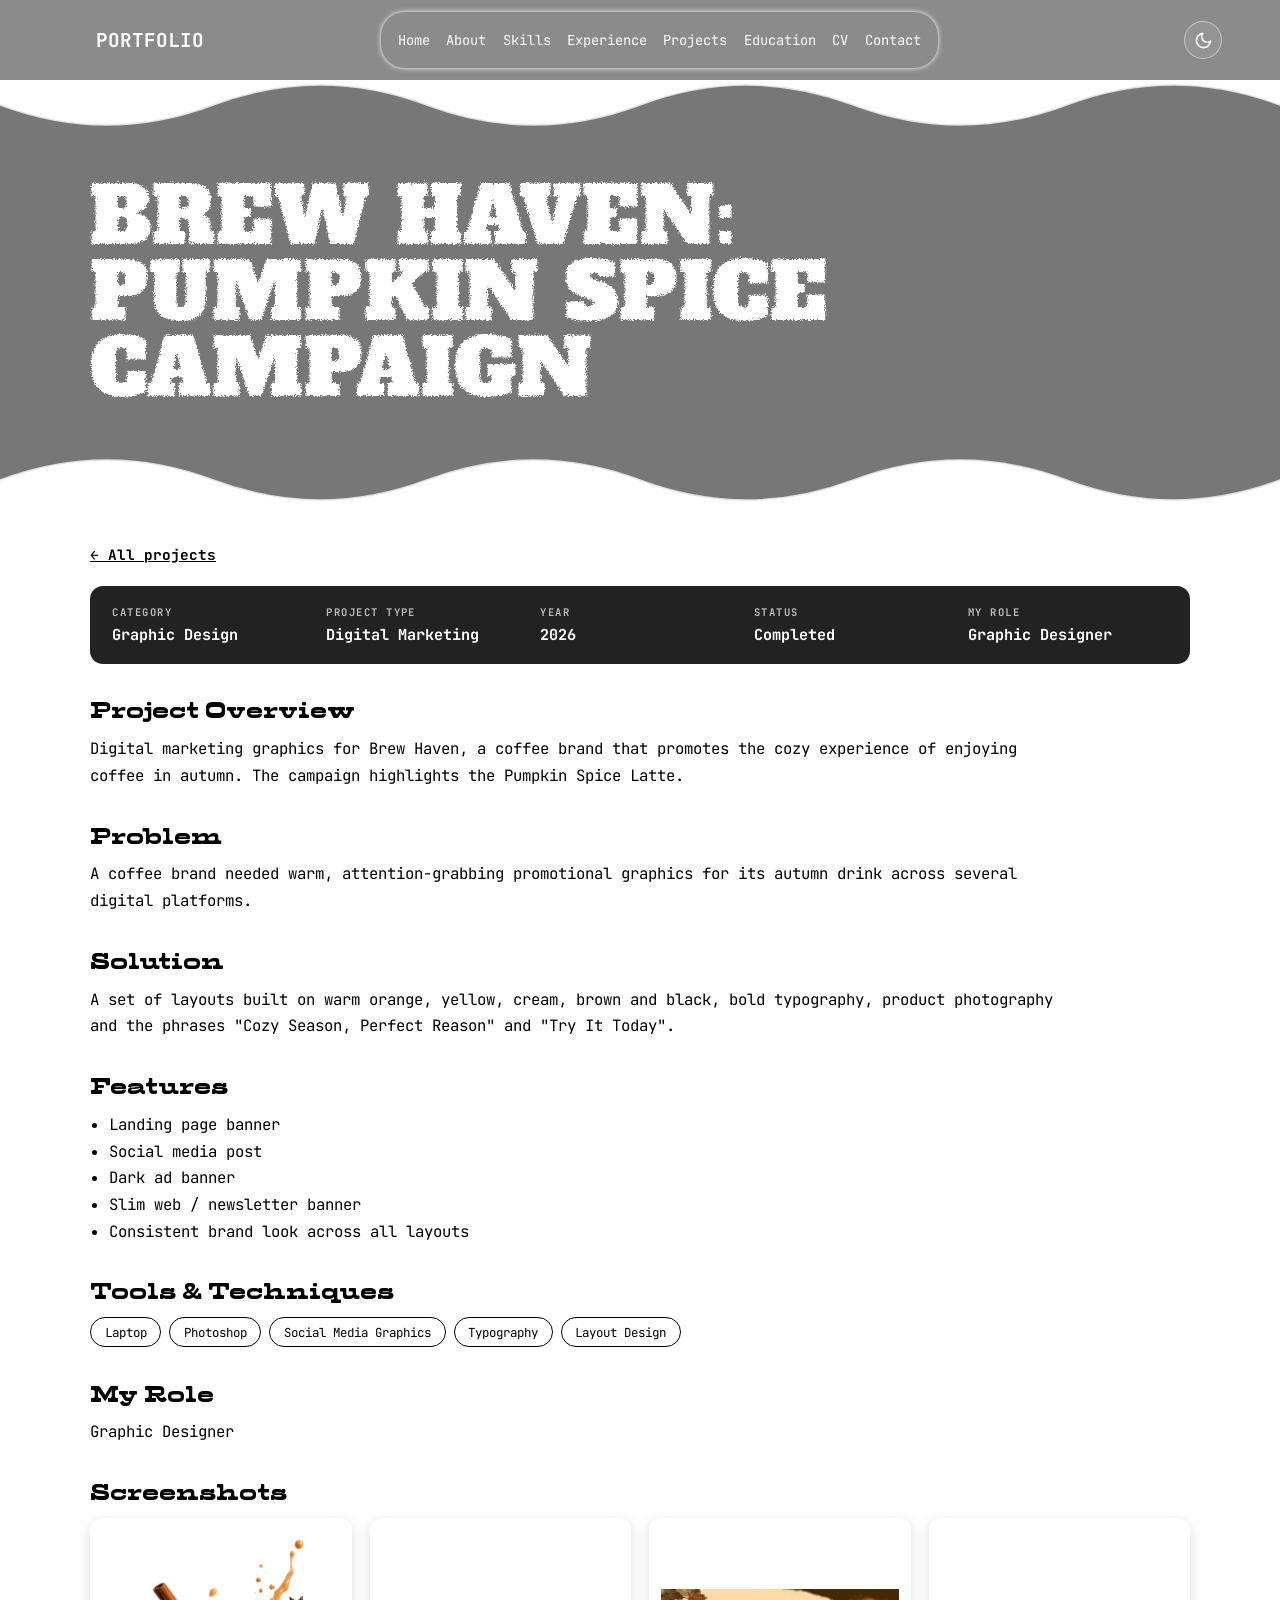
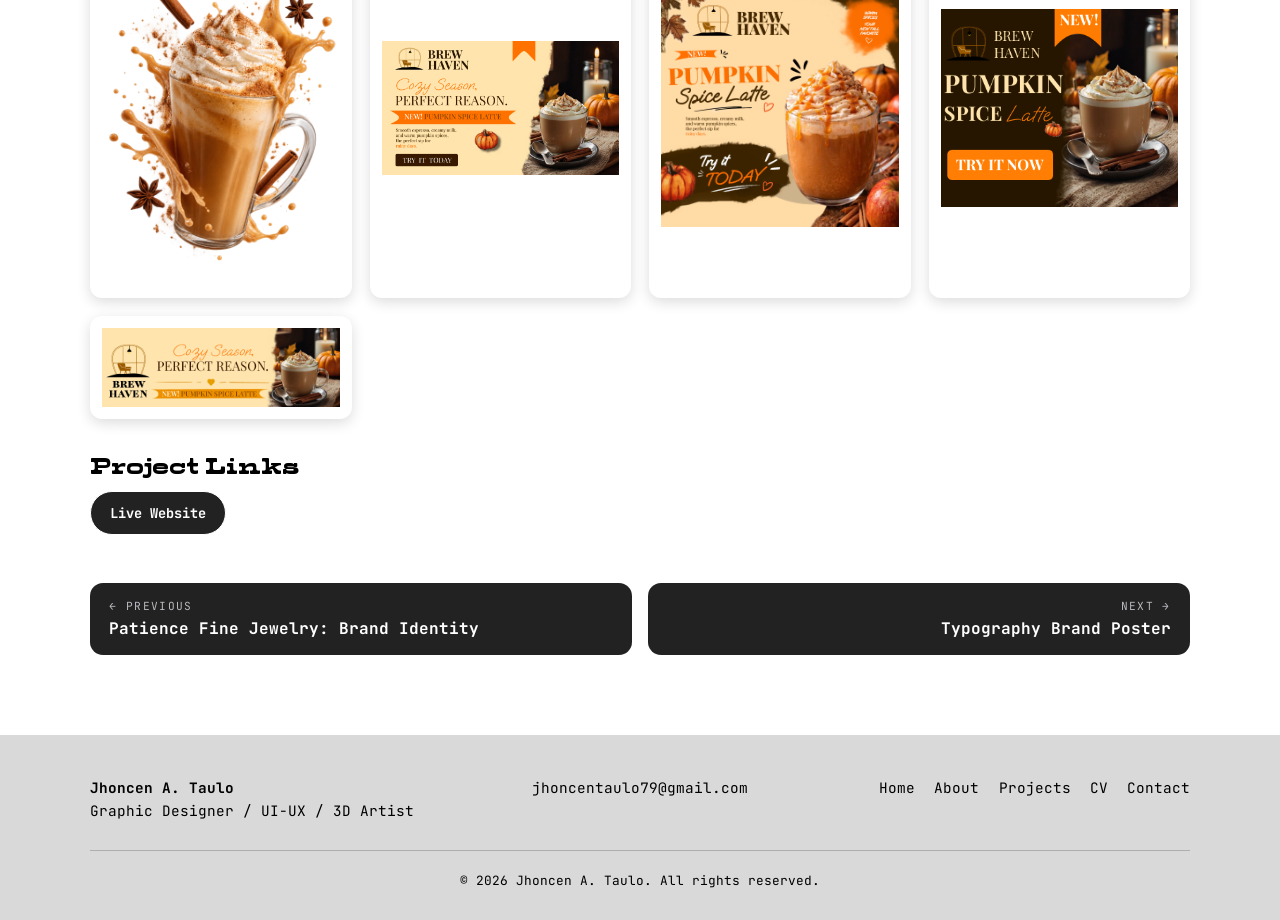
<file: projects/brew-haven-campaign/index.html>
<!DOCTYPE html>
<html lang="en">
<head>
  <meta charset="UTF-8">
  <meta name="viewport" content="width=device-width, initial-scale=1.0">
  <title>Brew Haven: Pumpkin Spice Campaign | Jhoncen A. Taulo</title>
  <meta name="description" content="A seasonal digital marketing campaign for a cozy coffee brand: banners, social post and ad layouts.">
  <link rel="canonical" href="https://YOUR-USERNAME.github.io/YOUR-REPO/projects/brew-haven-campaign/">
  <meta property="og:type" content="article">
  <meta property="og:title" content="Brew Haven: Pumpkin Spice Campaign | Jhoncen A. Taulo">
  <meta property="og:description" content="A seasonal digital marketing campaign for a cozy coffee brand: banners, social post and ad layouts.">
  <meta property="og:url" content="https://YOUR-USERNAME.github.io/YOUR-REPO/projects/brew-haven-campaign/">
  <meta property="og:image" content="https://YOUR-USERNAME.github.io/YOUR-REPO/ceel-img/Pumpkin-Spice-Latte-Splash.png">
  <meta name="twitter:card" content="summary_large_image">
  <link rel="icon" href="../../favicon.svg" type="image/svg+xml">
  <link rel="preconnect" href="https://fonts.googleapis.com">
  <link rel="preconnect" href="https://fonts.gstatic.com" crossorigin>
  <link href="https://fonts.googleapis.com/css2?family=Alfa+Slab+One&family=Montserrat:wght@400;500&family=Playfair+Display:wght@400;600;700&family=Poltawski+Nowy:wght@400;600;700&display=swap" rel="stylesheet">
  <script>
    try { if (localStorage.getItem('theme') === 'dark') document.documentElement.setAttribute('data-theme', 'dark'); } catch (e) { }
  </script>
  <link rel="stylesheet" href="../../style.css">
  <link rel="stylesheet" href="../../css/project.css">
</head>
<body data-slug="brew-haven-campaign">
  <div id="app"></div>
  <noscript><p style="padding:6rem 1.5rem">Please enable JavaScript to view this project. <a href="../../">Back to portfolio</a></p></noscript>
  <script src="../../projects-data.js"></script>
  <script src="../../js/project-page.js"></script>
</body>
</html>
</file>
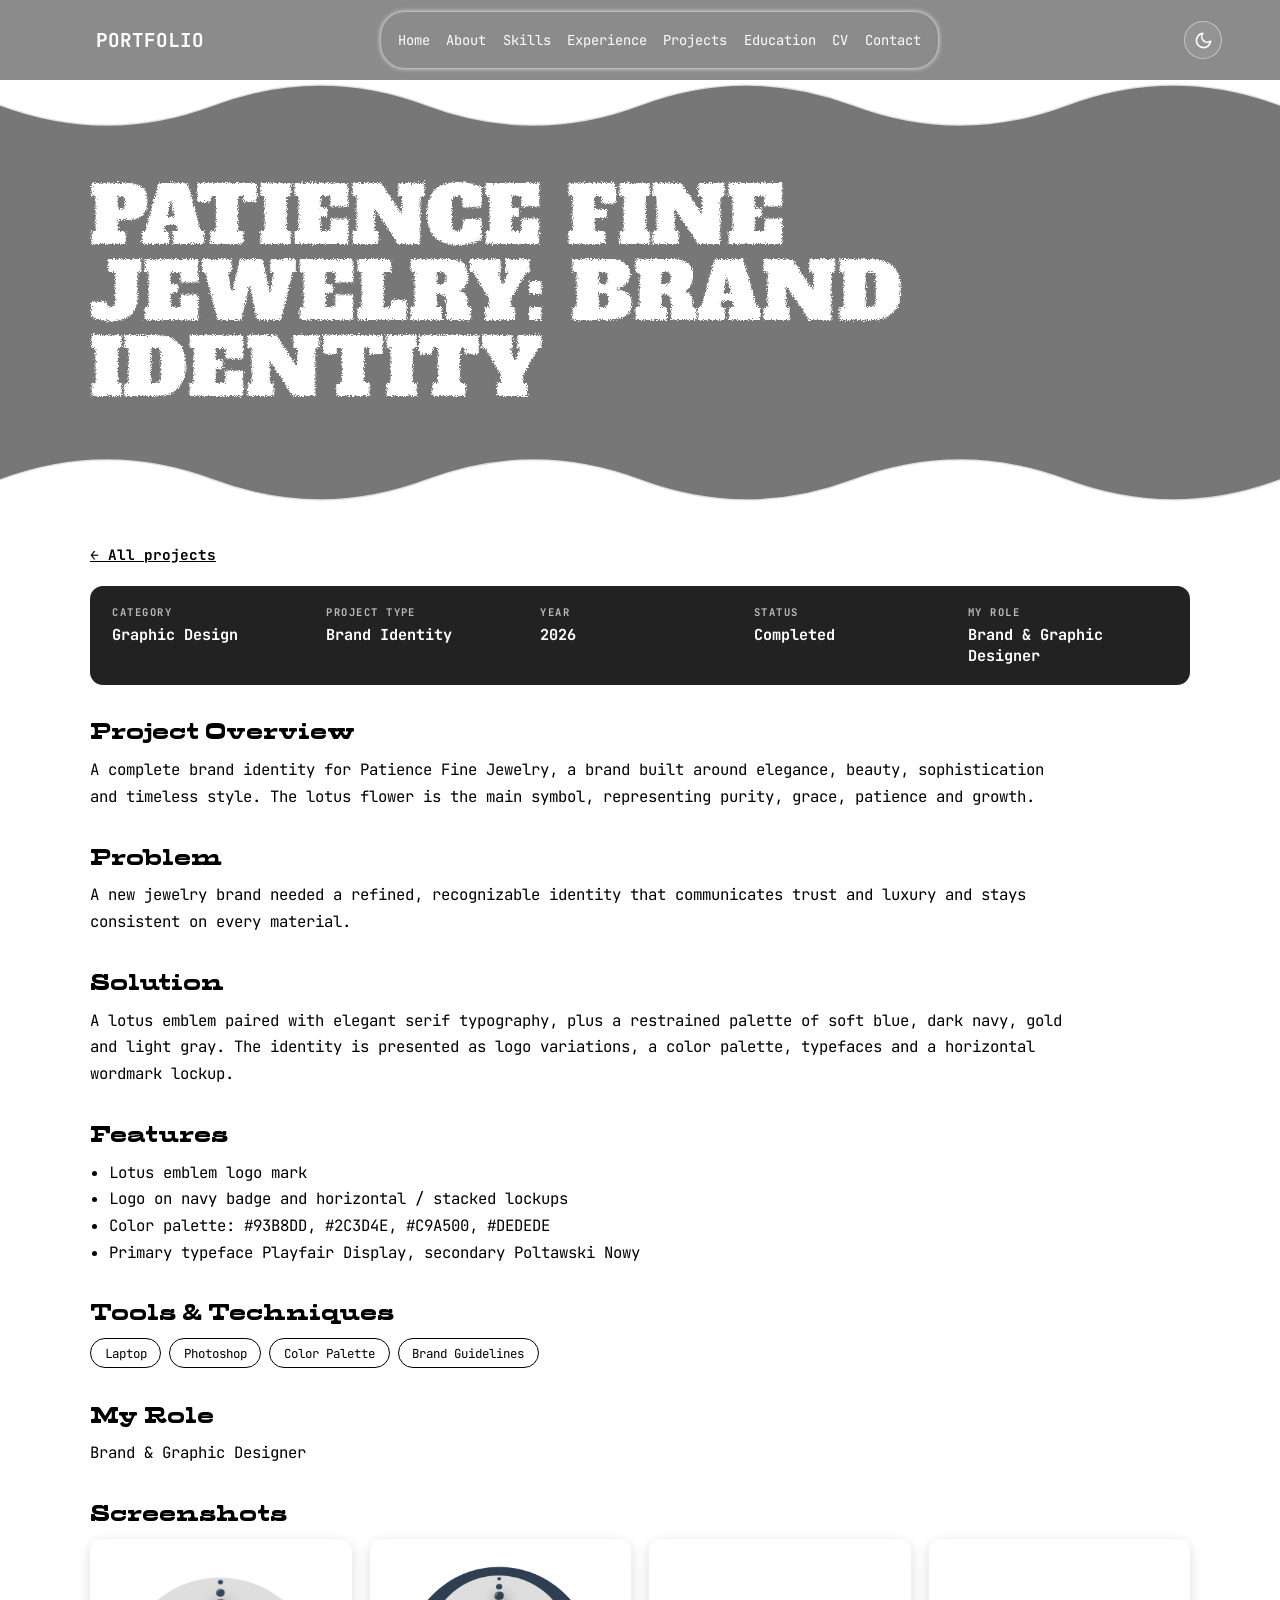
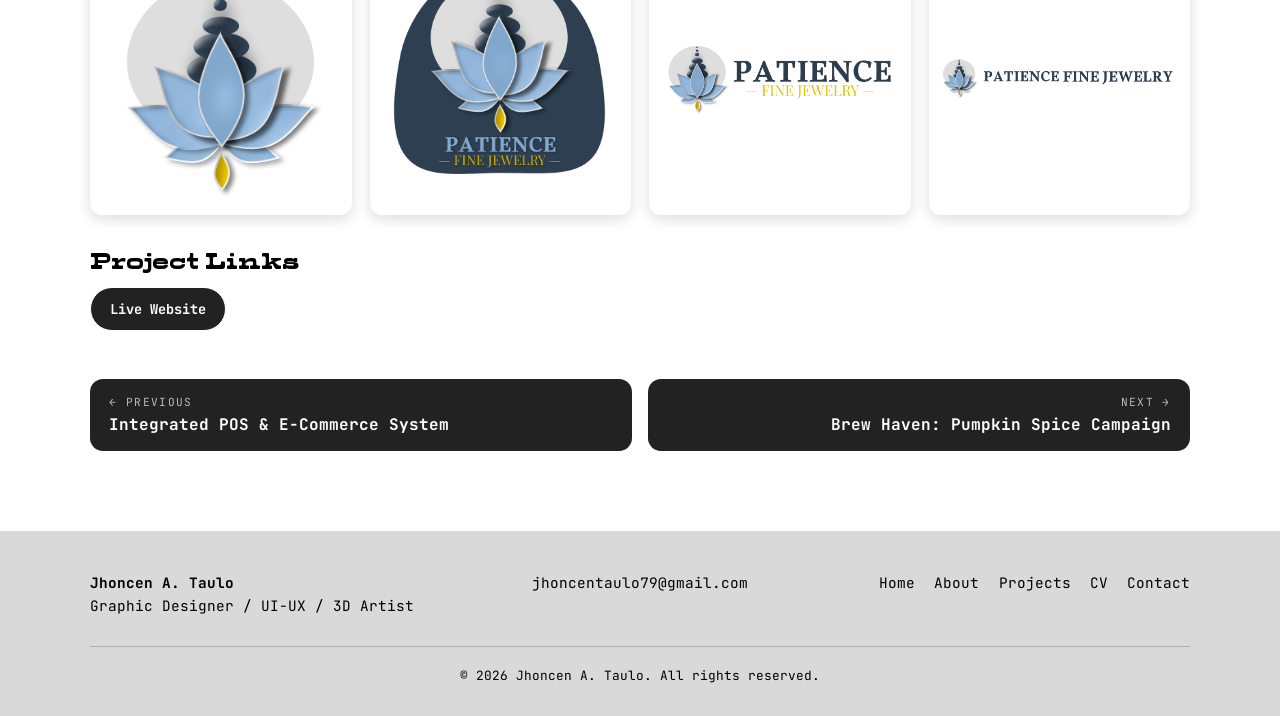
<file: projects/patience-brand-identity/index.html>
<!DOCTYPE html>
<html lang="en">
<head>
  <meta charset="UTF-8">
  <meta name="viewport" content="width=device-width, initial-scale=1.0">
  <title>Patience Fine Jewelry: Brand Identity | Jhoncen A. Taulo</title>
  <meta name="description" content="A lotus-based brand identity for a fine jewelry brand: logo, color palette, typography and lockups.">
  <link rel="canonical" href="https://YOUR-USERNAME.github.io/YOUR-REPO/projects/patience-brand-identity/">
  <meta property="og:type" content="article">
  <meta property="og:title" content="Patience Fine Jewelry: Brand Identity | Jhoncen A. Taulo">
  <meta property="og:description" content="A lotus-based brand identity for a fine jewelry brand: logo, color palette, typography and lockups.">
  <meta property="og:url" content="https://YOUR-USERNAME.github.io/YOUR-REPO/projects/patience-brand-identity/">
  <meta property="og:image" content="https://YOUR-USERNAME.github.io/YOUR-REPO/ceel-img/logo-icon.png">
  <meta name="twitter:card" content="summary_large_image">
  <link rel="icon" href="../../favicon.svg" type="image/svg+xml">
  <link rel="preconnect" href="https://fonts.googleapis.com">
  <link rel="preconnect" href="https://fonts.gstatic.com" crossorigin>
  <link href="https://fonts.googleapis.com/css2?family=Alfa+Slab+One&family=Montserrat:wght@400;500&family=Playfair+Display:wght@400;600;700&family=Poltawski+Nowy:wght@400;600;700&display=swap" rel="stylesheet">
  <script>
    try { if (localStorage.getItem('theme') === 'dark') document.documentElement.setAttribute('data-theme', 'dark'); } catch (e) { }
  </script>
  <link rel="stylesheet" href="../../style.css">
  <link rel="stylesheet" href="../../css/project.css">
</head>
<body data-slug="patience-brand-identity">
  <div id="app"></div>
  <noscript><p style="padding:6rem 1.5rem">Please enable JavaScript to view this project. <a href="../../">Back to portfolio</a></p></noscript>
  <script src="../../projects-data.js"></script>
  <script src="../../js/project-page.js"></script>
</body>
</html>
</file>
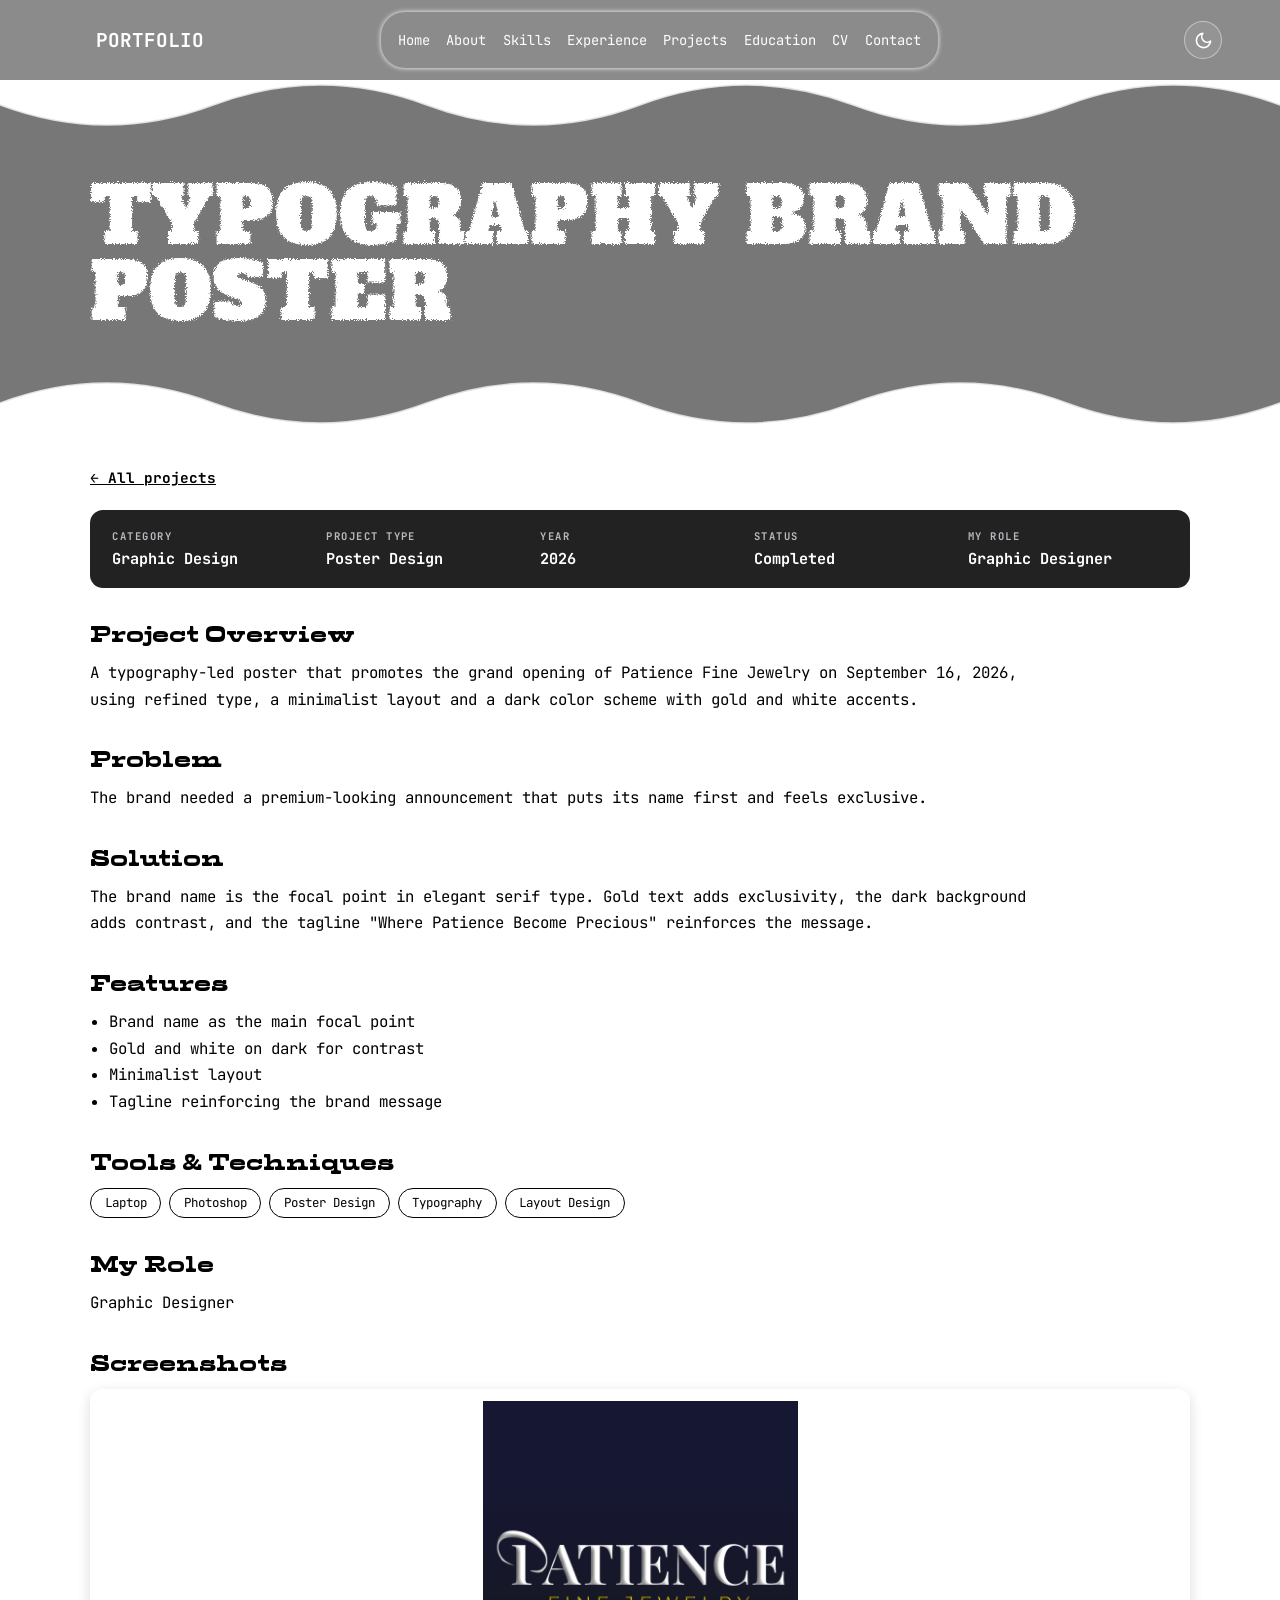
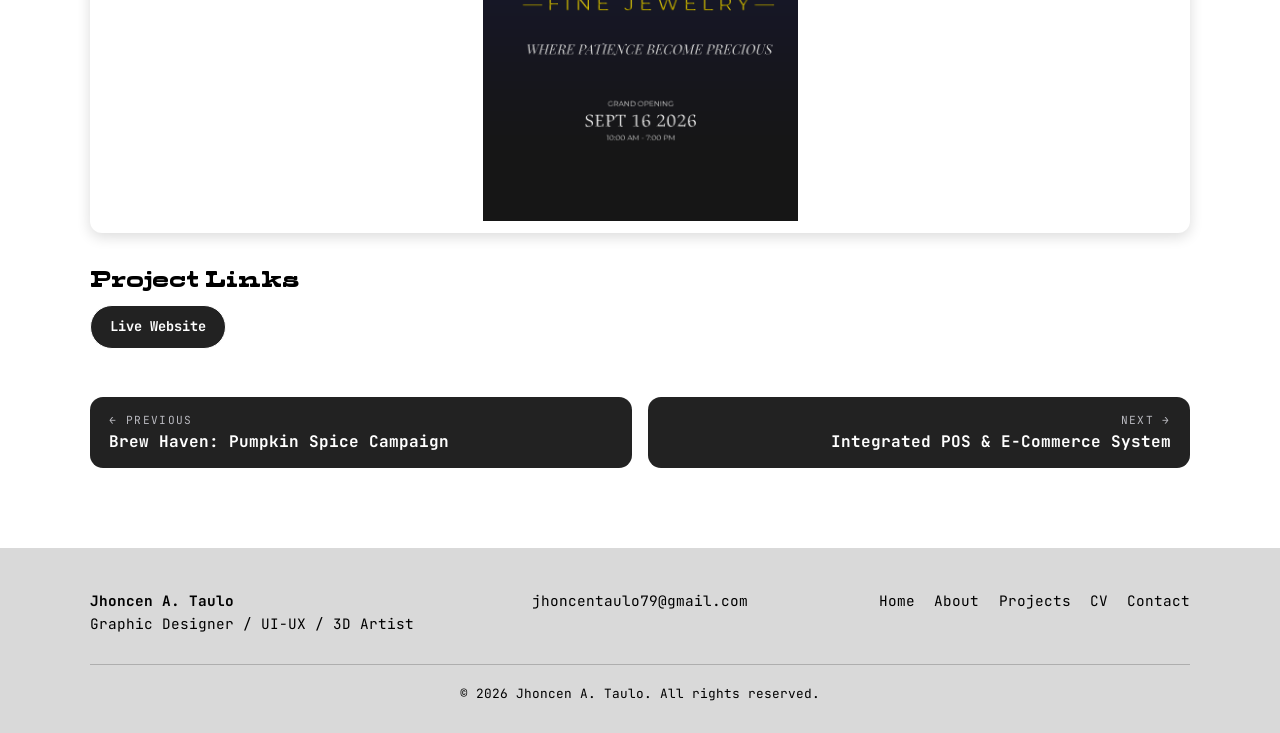
<file: projects/patience-grand-opening-poster/index.html>
<!DOCTYPE html>
<html lang="en">
<head>
  <meta charset="UTF-8">
  <meta name="viewport" content="width=device-width, initial-scale=1.0">
  <title>Typography Brand Poster | Jhoncen A. Taulo</title>
  <meta name="description" content="A dark, gold-and-white typography poster announcing the grand opening of Patience Fine Jewelry.">
  <link rel="canonical" href="https://YOUR-USERNAME.github.io/YOUR-REPO/projects/patience-grand-opening-poster/">
  <meta property="og:type" content="article">
  <meta property="og:title" content="Typography Brand Poster | Jhoncen A. Taulo">
  <meta property="og:description" content="A dark, gold-and-white typography poster announcing the grand opening of Patience Fine Jewelry.">
  <meta property="og:url" content="https://YOUR-USERNAME.github.io/YOUR-REPO/projects/patience-grand-opening-poster/">
  <meta property="og:image" content="https://YOUR-USERNAME.github.io/YOUR-REPO/ceel-img/TypographyBrandPoster.png">
  <meta name="twitter:card" content="summary_large_image">
  <link rel="icon" href="../../favicon.svg" type="image/svg+xml">
  <link rel="preconnect" href="https://fonts.googleapis.com">
  <link rel="preconnect" href="https://fonts.gstatic.com" crossorigin>
  <link href="https://fonts.googleapis.com/css2?family=Alfa+Slab+One&family=Montserrat:wght@400;500&family=Playfair+Display:wght@400;600;700&family=Poltawski+Nowy:wght@400;600;700&display=swap" rel="stylesheet">
  <script>
    try { if (localStorage.getItem('theme') === 'dark') document.documentElement.setAttribute('data-theme', 'dark'); } catch (e) { }
  </script>
  <link rel="stylesheet" href="../../style.css">
  <link rel="stylesheet" href="../../css/project.css">
</head>
<body data-slug="patience-grand-opening-poster">
  <div id="app"></div>
  <noscript><p style="padding:6rem 1.5rem">Please enable JavaScript to view this project. <a href="../../">Back to portfolio</a></p></noscript>
  <script src="../../projects-data.js"></script>
  <script src="../../js/project-page.js"></script>
</body>
</html>
</file>
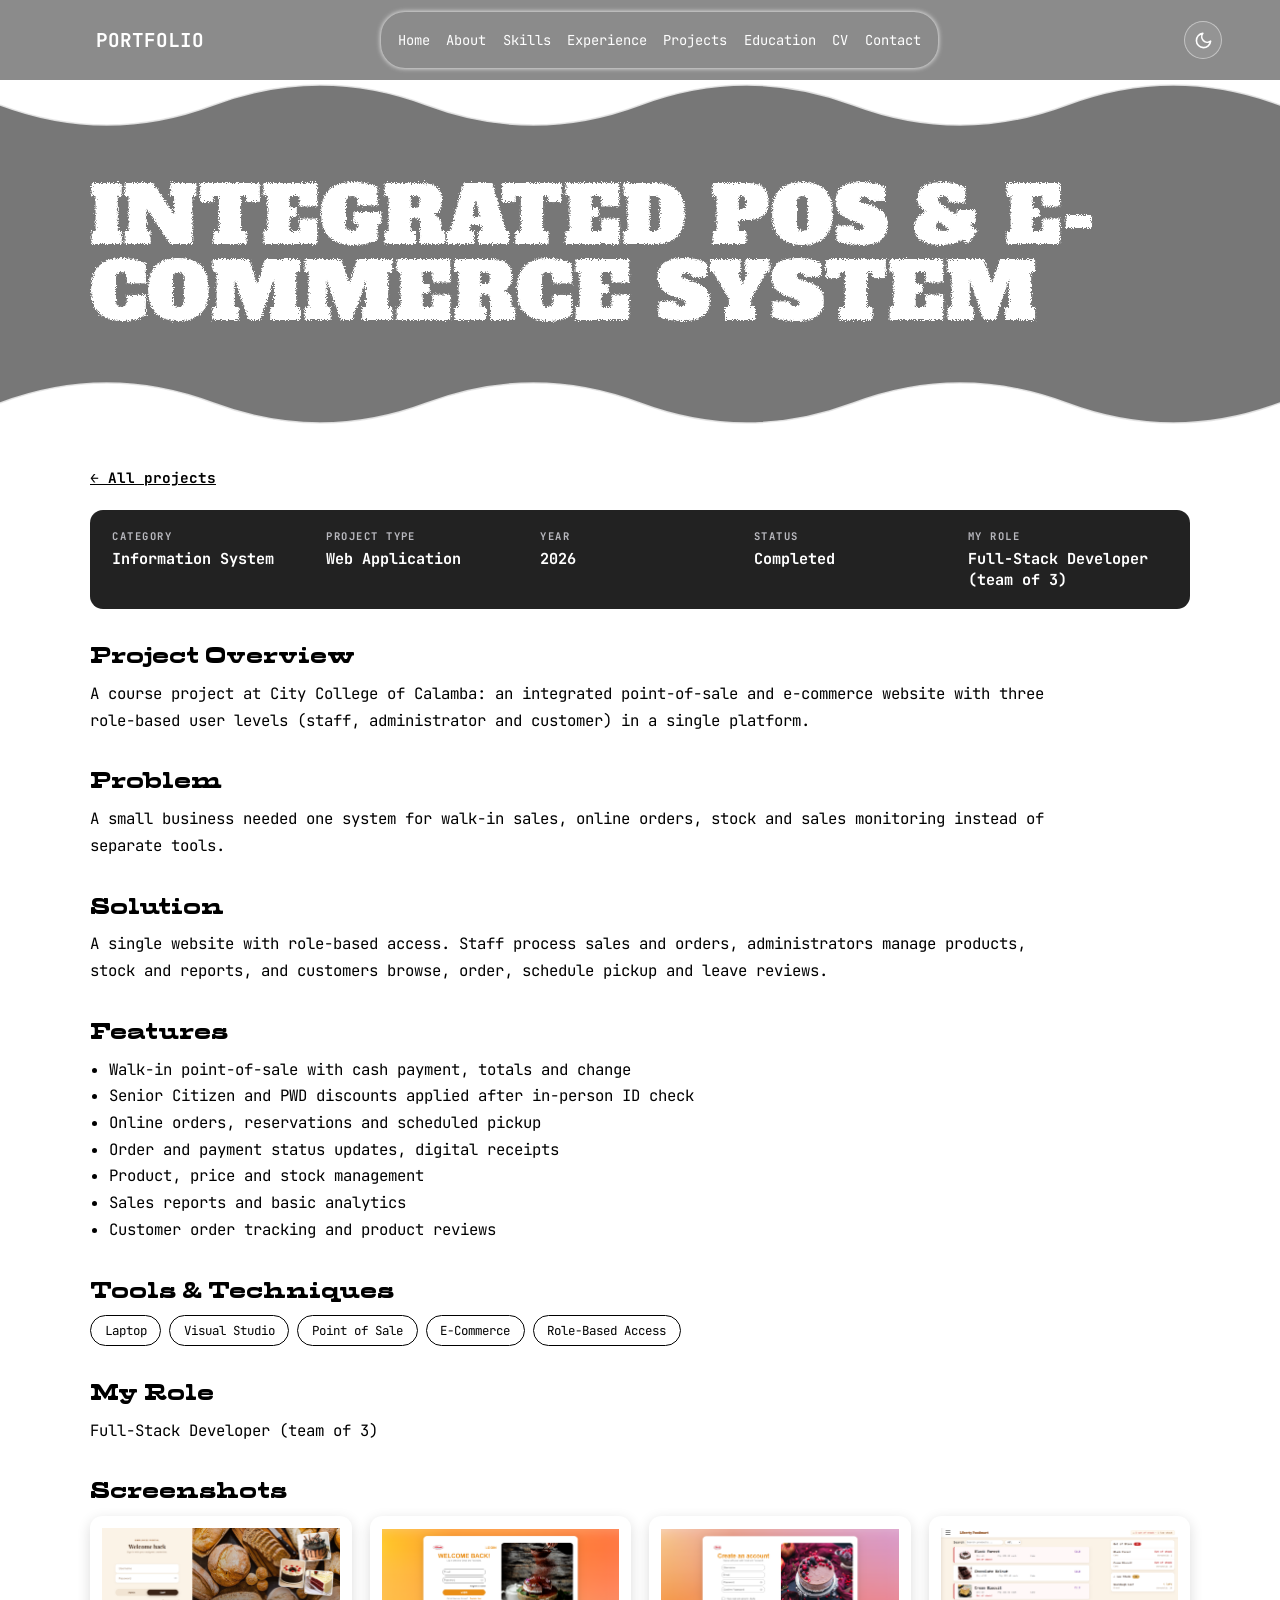
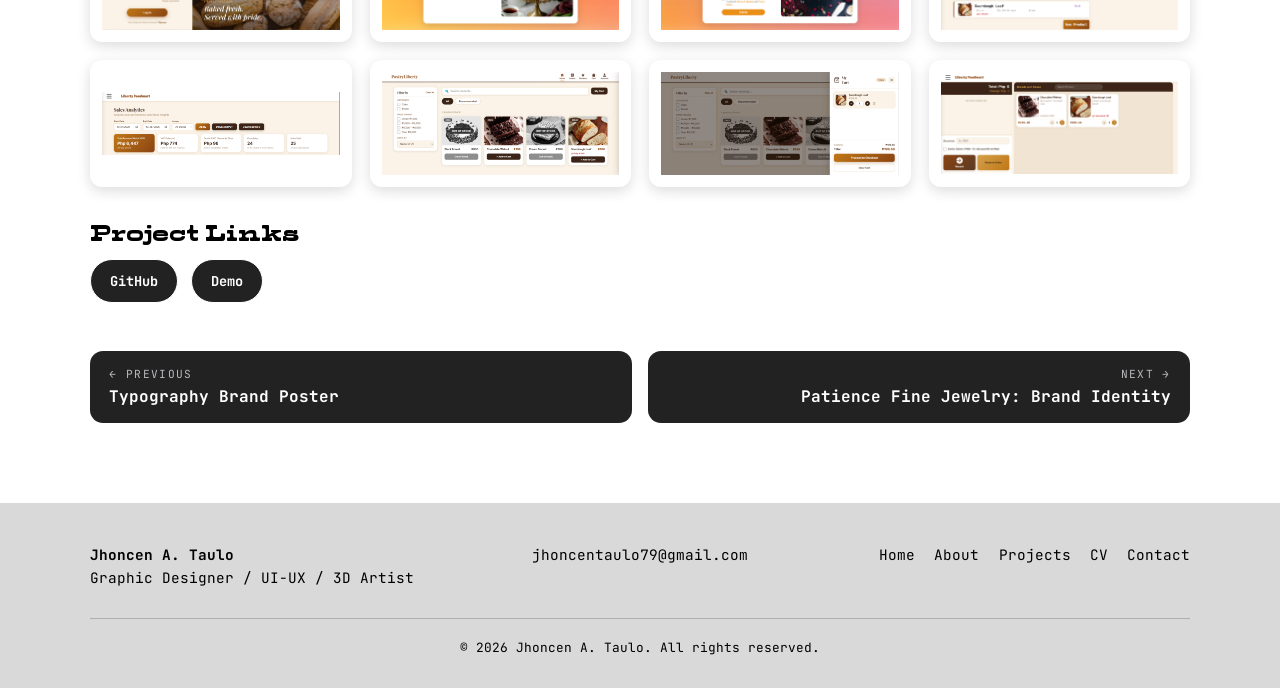
<file: projects/pos-ecommerce-system/index.html>
<!DOCTYPE html>
<html lang="en">
<head>
  <meta charset="UTF-8">
  <meta name="viewport" content="width=device-width, initial-scale=1.0">
  <title>Integrated POS &amp; E-Commerce System | Jhoncen A. Taulo</title>
  <meta name="description" content="One website serving staff, administrators and customers: point of sale, online ordering, reservations and sales reports.">
  <link rel="canonical" href="https://YOUR-USERNAME.github.io/YOUR-REPO/projects/pos-ecommerce-system/">
  <meta property="og:type" content="article">
  <meta property="og:title" content="Integrated POS &amp; E-Commerce System | Jhoncen A. Taulo">
  <meta property="og:description" content="One website serving staff, administrators and customers: point of sale, online ordering, reservations and sales reports.">
  <meta property="og:url" content="https://YOUR-USERNAME.github.io/YOUR-REPO/projects/pos-ecommerce-system/">
  <meta property="og:image" content="https://YOUR-USERNAME.github.io/YOUR-REPO/ceel-img/logo-icon.png">
  <meta name="twitter:card" content="summary_large_image">
  <link rel="icon" href="../../favicon.svg" type="image/svg+xml">
  <link rel="preconnect" href="https://fonts.googleapis.com">
  <link rel="preconnect" href="https://fonts.gstatic.com" crossorigin>
  <link href="https://fonts.googleapis.com/css2?family=Alfa+Slab+One&family=Montserrat:wght@400;500&family=Playfair+Display:wght@400;600;700&family=Poltawski+Nowy:wght@400;600;700&display=swap" rel="stylesheet">
  <script>
    try { if (localStorage.getItem('theme') === 'dark') document.documentElement.setAttribute('data-theme', 'dark'); } catch (e) { }
  </script>
  <link rel="stylesheet" href="../../style.css">
  <link rel="stylesheet" href="../../css/project.css">
</head>
<body data-slug="pos-ecommerce-system">
  <div id="app"></div>
  <noscript><p style="padding:6rem 1.5rem">Please enable JavaScript to view this project. <a href="../../">Back to portfolio</a></p></noscript>
  <script src="../../projects-data.js"></script>
  <script src="../../js/project-page.js"></script>
</body>
</html>
</file>
<file: style.css>
@font-face {
  src: url(src/Boxing-Regular.ttf);
  font-family: modern;
}

@font-face {
  src: url(src/Sharpie-Variable.ttf);
  font-family: sharpie;
}

@font-face {
  src: url(src/JetBrainsMono-Variable.ttf);
  font-family: jetbrains;
}

html {
  scroll-behavior: smooth;
}

body {
  width: 100%;
  margin: 0;
  background: var(--bg);
  color: var(--text);
  overflow-x: hidden;
  transition: background-color .35s ease, color .35s ease;
}

/* anchor links stop just BELOW the fixed nav (its height is --nav-h) */
section,
.page4,
.main3,
[data-design] {
  scroll-margin-top: calc(var(--nav-h) + 0.5em);
}

/* Home sits exactly nav-height + 1em down, so "Home" scrolls to the very top */
.main {
  scroll-margin-top: calc(var(--nav-h) + 1em);
}

.liquid-bg {
  /* clip (not hidden): "hidden" is still a scroll container, so anchor links like #about
     scrolled it internally and pushed the top of Home out of reach */
  overflow: hidden;
  overflow: clip;
  position: relative;
  width: 100%;
  min-height: 100vh;
  display: flex;
  flex-direction: column;
  align-items: center;
  z-index: 0;

  background:
    radial-gradient(circle at 20% 30%,
      #777 0%,
      #444 25%,
      transparent 55%),
    radial-gradient(circle at 80% 20%,
      #999 0%,
      #555 25%,
      transparent 55%),
    radial-gradient(circle at 70% 80%,
      #666 0%,
      #333 30%,
      transparent 60%),
    linear-gradient(135deg,
      #111 0%,
      #333 35%,
      #777 55%,
      #222 100%);
}

.liquid-bg::before {
  content: "";
  position: absolute;

  width: 600px;
  height: 600px;

  top: -180px;
  left: -100px;

  border-radius: 50%;

  background: linear-gradient(135deg,
      #aaa,
      #666,
      #222);

  filter: blur(35px);

  transform: rotate(25deg);

  opacity: 0.8;
}

.liquid-bg::after {
  content: "";
  position: absolute;

  width: 700px;
  height: 450px;

  right: -180px;
  bottom: -100px;

  border-radius: 50%;

  background: linear-gradient(120deg,
      #999,
      #555,
      #181818);

  filter: blur(45px);

  transform: rotate(-25deg);

  opacity: 0.85;
}

.main {
  z-index: 2;
  margin-top: calc(var(--nav-h) + 1em);
  height: 83vh;
  width: 90%;
  background-color: #efefef6c;
  border-radius: 0.2em;
  display: flex;
  flex-direction: column;
  align-items: center;
}

.nav {
  width: 100%;
  height: var(--nav-h);
  background-color: #4d4d4da5;
  -webkit-backdrop-filter: blur(8px);
  backdrop-filter: blur(8px);
  position: fixed;
  top: 0;
  left: 0;
  z-index: 20;
}

.nav-section {
  width: 100%;
  height: 100%;
  display: flex;

}

.nav-left {
  flex: 1 1 0;
  height: 100%;
  display: flex;
  align-items: center;
  justify-content: flex-start;
  padding-left: clamp(1rem, 7.5vw, 7rem);
}

.nav-left p {
  font-family: jetbrains;
  margin: 0;
  font-size: 1.2em;
  color: #ffffff;
  font-weight: 700;
}

.nav-mid {
  flex: 0 0 auto;
  height: 100%;
  display: flex;
  align-items: center;
  justify-content: center;
}

.nav-selection {
  width: auto;
  height: 70%;
  display: flex;
  gap: 1em;
  align-items: center;
  justify-content: center;
  border-radius: 1.5em;
  box-shadow: 0px 0px 5px #fcfcfc;
  padding: 0em 1em;
}

.nav-selection a {
  font-family: jetbrains;
  text-decoration: none;
  color: #ffffff;
  padding: 0.3em;
  cursor: pointer;
  border-radius: 1.5em;
  transition: background-color 0.3s, color 0.3s, box-shadow 0.3s;
}

.nav-selection a:hover {
  color: #000000;
  background-color: #ffffff;
  box-shadow: 0px 0px 5px #fcfcfc;
}

.nav-right {
  flex: 1 1 0;
  height: 100%;
  display: flex;
  align-items: center;
  justify-content: flex-end;
  gap: 0.4rem;
  padding-right: clamp(1rem, 4.5vw, 4rem);
}

.social-list {
  display: flex;
  transform: translateY(-15%);
}

.social-list li {
  list-style: none;
}

/* default: plain white circle with a dark icon (no colour) */
.social-list li a {
  width: 30px;
  height: 30px;
  background-color: #fff;
  border: 1px solid #000000;
  text-align: center;
  line-height: 30px;
  font-size: 20px;
  margin: 0 10px;
  display: block;
  border-radius: 50%;
  position: relative;
  overflow: hidden;
  z-index: 1;
}

.social-list li a .icon {
  margin: auto;
  position: relative;
  color: #262626;
  transition: .5s;
  z-index: 3;
}

.social-list li a:hover .icon {
  color: #fff;
  transform: rotateY(360deg);
}

/* brand colour slides up from the bottom on hover */
.social-list li a:before {
  content: "";
  position: absolute;
  top: 100%;
  left: 0;
  width: 100%;
  height: 100%;
  background: #f00;
  transition: .5s;
  z-index: 2;
}

.social-list li a:hover:before {
  top: 0;
}

/* order: Facebook, Instagram, GitHub */
.social-list li:nth-child(1) a:before {
  background: #3b5999;
}

.social-list li:nth-child(2) a:before {
  background: #161616;
}

.social-list li:nth-child(3) a:before {
  background: #161616;
}

.main2 {
  width: 100%;
  height: 95%;
  display: flex;
}

.mleft {
  width: 50%;
  height: 100%;
  display: flex;
  justify-content: center;
  align-items: center;
  margin: 0;
}

.mleft1 {
  width: 80%;
  height: 60%;
}

.mleft1 #h1 {
  font-family: jetbrains;
  margin: 0;
  margin-left: 0.05em;
  font-weight: 700;
  color: var(--text);
  font-size: clamp(1.0rem, 3vw + 0.3rem, 1.5rem);
}

.mleft1 #h2 {
  font-family: jetbrains;
  margin: 0;
  font-weight: 900;
  font-size: clamp(1.5rem, 3.4vw + 0.3rem, 2.1rem);
  color: white;
}

.mleft1 p {
  font-family: jetbrains;
  margin: 0;
  color: var(--text);
  font-size: clamp(0.88rem, 1.2vw + 0.3rem, 1rem);
  margin-left: 0.2em;
}

.mleft1 pre {
  font-family: jetbrains;
  color: #ffffff;
  font-size: clamp(0.8rem, 1.2vw + 0.2rem, 1.2rem);
  margin-left: 0.2em;
  font-weight: 700;
}

.mright {
  width: 50%;
  height: 100%;
  overflow: hidden;
  display: flex;
  justify-content: center;
  align-items: center;
}

.mright img {
  width: 65%;
  height: 83%;
  border-radius: 50%;
}

#front {
  background-image: url(src/grayshin.png);
  background-position: center;
  background-size: cover;
  background-repeat: no-repeat;
  display: flex;
  height: 70%;
  width: 60%;
  border-radius: 50%;
  position: relative;
  flex-direction: column;
  justify-content: center;
  align-items: center;
  color: azure;
}

@property --angle {
  syntax: "<angle>";
  inherits: true;
  initial-value: 0deg;
}

#front::after,
#front::before {
  content: "";
  position: absolute;
  width: 100%;
  height: 100%;
  border-radius: inherit;
  background-image: conic-gradient(from var(--angle), #333333, #9c9c9c, #323232, #9c9c9c);
  z-index: -1;
  padding: 3px;
  animation: animate 2s linear infinite;
}

#front::before {
  filter: blur(20px);
}

@keyframes animate {
  to {
    --angle: 360deg;
  }
}

.main3 {
  z-index: 2;
  width: 90%;
  min-height: 400px;
  padding-bottom: 2.4em;
  box-sizing: border-box;
  background-color: #efefef6c;
  border-radius: 0.2em;
  margin-top: 2.6em;
}

#m3t1 {
  font-family: jetbrains;
  margin: 0.5em 2em;
  font-weight: 900;
  color: var(--text);
  font-size: 2em;
}

#m3t2 {
  font-family: jetbrains;
  margin: 0.3em 2.5em;
  font-weight: 900;
  font-size: 1.2em;
  color: white;
  right: 5%;
  height: 20%;
  width: 24%;
  display: flex;
  justify-content: center;
  align-items: center;
  background-image: url(src/name-cont-removebg.png);
  background-position: center;
  background-size: cover;
  background-repeat: no-repeat;
}

.m3t3 {
  font-family: jetbrains;
  margin: 0em 3.7em;
  font-weight: 700;
  color: var(--text);
  line-height: 1.5;
}

.m3t3.bio {
  margin-top: 2.4em;
  font-weight: 500;
  text-align: justify;
}

.page4 {
  --curve-h: 50px;
  z-index: 8;
  position: relative;
  width: 100%;
  margin-top: 3em;
  padding: calc(var(--curve-h) + 1.5em) 0 4em;
  box-sizing: border-box;
  overflow: hidden;
  display: flex;
  justify-content: center;
  align-items: flex-start;
  background: transparent;
}

/* white block between the two curve strips (1px overlap avoids hairline gaps) */
.page4::before {
  content: "";
  position: absolute;
  left: 0;
  width: 100%;
  top: calc(var(--curve-h) - 1px);
  bottom: 0;
  background: var(--bg);
  z-index: 0;
}

.curve-border {
  height: var(--curve-h);
  /* replaces height: 50px */
}

/* the animated white part that follows the wave */
.curve-fill {
  fill: var(--bg);
  stroke: none;
}

/* keep the content above the white block */
.main4 {
  position: relative;
  z-index: 1;
}

/* Curve border containers */
.curve-border {
  position: absolute;
  left: 0;
  width: 100%;
  height: var(--curve-h, 50px);
  overflow: hidden;
  pointer-events: none;
  z-index: 10;
}

.curve-border svg {
  display: block;
  width: 200%;
  height: 100%;
  overflow: visible;
}

/* Top and bottom positions */
.curve-border.top {
  top: 0;
}

.curve-border.bottom {
  bottom: 0;
}

/* Curved triangular wave line */
.curve-line {
  fill: none;
  stroke: var(--wave-line);
  stroke-width: 1.5;
  vector-effect: non-scaling-stroke;
}

/* Top moves to the left */
.top svg {
  animation: moveTop 12s linear infinite;
}

/* Bottom moves to the right */
.bottom svg {
  animation: moveBottom 12s linear infinite;
}

@keyframes moveTop {
  from {
    transform: translateX(0);
  }

  to {
    transform: translateX(-50%);
  }
}

@keyframes moveBottom {
  from {
    transform: translateX(-50%);
  }

  to {
    transform: translateX(0);
  }
}

/* Mobile */
@media (max-width: 600px) {
  .page4 { --curve-h: 35px; }
  /* remove the old .curve-border { height: 35px; } */
}

@media (prefers-reduced-motion: reduce) {

  .top svg,
  .bottom svg {
    animation: none;
  }
}

.main4 {
  width: 95%;
  display: flex;
  flex-direction: column;
  align-items: center;
}

.m4head {
  display: flex;
  align-items: center;
  width: 94%;
  margin-bottom: 1em;
}

.m4h2 {
  font-family: jetbrains;
  margin: 0.5em 1.7em;
  font-weight: 900;
  color: var(--text);
  font-size: 1.8em;
}

/* From Uiverse.io by faxriddin20 */
.spinner {
  margin-left: 1.7em;
  width: 57.4px;
  height: 57.4px;
  --clr: var(--text);
  --clr-alpha: transparrent;
  animation: spinner 1.6s infinite ease;
  transform-style: preserve-3d;
}

.spinner>div {
  background-color: var(--clr-alpha);
  height: 100%;
  position: absolute;
  width: 100%;
  border: 3.5px solid var(--clr);
}

.spinner div:nth-of-type(1) {
  transform: translateZ(-35.2px) rotateY(180deg);
}

.spinner div:nth-of-type(2) {
  transform: rotateY(-270deg) translateX(50%);
  transform-origin: top right;
}

.spinner div:nth-of-type(3) {
  transform: rotateY(270deg) translateX(-50%);
  transform-origin: center left;
}

.spinner div:nth-of-type(4) {
  transform: rotateX(90deg) translateY(-50%);
  transform-origin: top center;
}

.spinner div:nth-of-type(5) {
  transform: rotateX(-90deg) translateY(50%);
  transform-origin: bottom center;
}

.spinner div:nth-of-type(6) {
  transform: translateZ(35.2px);
}

@keyframes spinner {
  0% {
    transform: rotate(45deg) rotateX(-25deg) rotateY(25deg);
  }

  50% {
    transform: rotate(45deg) rotateX(-385deg) rotateY(25deg);
  }

  100% {
    transform: rotate(45deg) rotateX(-385deg) rotateY(385deg);
  }
}

.software-page {
  width: 95%;
  padding: 1.2em 0;
  display: flex;
  justify-content: center;
  align-items: center;
  background-color: var(--panel);
  box-shadow: 7px 9px 9px #353535;
  border-radius: 0.2em;
}

.software-title {
  width: 10%;
  height: 100%;
  display: flex;
  justify-content: center;
  align-items: center;
}

.software-title h3 {
  font-family: jetbrains;
  font-weight: 900;
  color: #ffffff;
  font-size: 1em;
  transform: rotate(-90deg);
}

.software-title h3::after {
  content: "";
  position: absolute;
  left: 0;
  bottom: -7px;
  width: 100%;
  height: 4px;
  background: #ffffff;        /* line color */
  border-radius: 999px;    /* fully rounded ends */
}

.software-content {
  width: 80%;
  display: flex;
  flex-wrap: wrap;
  margin-left: 1em;
}

.software-conts {
  width: 14%;
  height: 138px;
  background-color: #141414;
  box-shadow: 5px 7px 7px rgb(15, 15, 15);
  margin: 0.5em;
  padding: 0.5em;
  box-sizing: border-box;
  display: flex;
  flex-direction: column;
  align-items: center;
  justify-content: space-between;
  gap: 0.5em;
}

.software-img {
  width: 60%;
  flex: 1;              /* image takes the remaining space */
  min-height: 0;        /* lets it shrink instead of overflowing */
  object-fit: contain;  /* keeps the logo's proportions */
}

.skill-bar {
  width: 100%;
  height: 6px;
  background-color: #353535;
  border-radius: 999px;
  overflow: hidden;
}

.skill-fill {
  width: var(--level);
  height: 100%;
  background-color: #ffffff;
  border-radius: 999px;
  transition: width 0.8s ease;
}

.skill-fill {
  width: var(--level);
  animation: fill-in 1s ease-out;
}

@keyframes fill-in {
  from { width: 0; }
  to   { width: var(--level); }
}

.skill-fill {
  background-color: var(--color, #ffffff);
}

.programming-page {
  margin-top: 2em;
  width: 95%;
  padding: 1.2em 0;
  display: flex;
  justify-content: center;
  align-items: center;
  background-color: var(--panel);
  box-shadow: 7px 9px 9px #353535;
  border-radius: 0.2em;
}

.programming-title {
  width: 10%;
  height: 100%;
  display: flex;
  justify-content: center;
  align-items: center;
}

.programming-title h3 {
  font-family: jetbrains;
  color: #ffffff;
  font-weight: 900;
  transform: rotate(-90deg);
  font-size: 1em;
}

.programming-title h3::after {
  content: "";
  position: absolute;
  left: 0;
  bottom: -10px;
  width: 100%;
  height: 4px;
  background: #ffffff;        /* line color */
  border-radius: 999px;    /* fully rounded ends */
}

.programming-content {
  width: 80%;
  display: flex;
  flex-wrap: wrap;
  margin-left: 1em;
}

.programming-conts {
  width: 14%;
  height: 126px;
  background-color: #141414;
  box-shadow: 5px 7px 7px rgb(15, 15, 15);
  margin: 0.5em;
  padding: 0.5em;
  box-sizing: border-box;
  display: flex;
  flex-direction: column;
  align-items: center;
  justify-content: space-between;
  gap: 0.5em;
}

.programming-img {
  width: 60%;
  flex: 1;              /* image takes the remaining space */
  min-height: 0;        /* lets it shrink instead of overflowing */
  object-fit: contain;  /* keeps the logo's proportions */
}

/* =====================================================================
   NAV / SOCIAL tweaks to match the design
   ===================================================================== */
.social-list {
  transform: none;
  align-items: center;
  height: 100%;
  margin: 0;
  padding: 0;
  justify-content: flex-end;
  padding-right: 0;
  box-sizing: border-box;
}

.social-list li a {
  width: 38px;
  height: 38px;
  line-height: 36px;
  box-sizing: border-box;
  font-size: 20px;
  margin: 0 5px;
}

.nav-selection a {
  white-space: nowrap;
}

/* =====================================================================
   WAVE BORDER (shared by every section)
   The shapes live once in an SVG <defs> block at the top of index.html and
   are re-used with <use>. Same wave + same "moveTop / moveBottom" animation
   as the Skills section.
   ===================================================================== */
.curve-border {
  --wave-fill: var(--bg);
}

.curve-border .curve-fill {
  fill: var(--wave-fill);
}

/* =====================================================================
   BAND = grey section with a wavy top AND bottom edge ("BRAND DESIGN" etc.)
   ===================================================================== */
.band {
  --curve-h: 50px;
  --band: #777777;
  position: relative;
  width: 100%;
  min-height: 600px;
  box-sizing: border-box;
  padding: calc(var(--curve-h) + 3em) 7% calc(var(--curve-h) + 3em);
  display: flex;
  align-items: center;
  background: var(--band);
  overflow: hidden;
  z-index: 3;
}

.band .curve-border {
  z-index: 1;
}

.band.band-top-only {
  padding-bottom: 5em;
}

/* the distressed white heading */
.rough-title {
  position: relative;
  z-index: 2;
  margin: 0;
  font-family: 'Alfa Slab One', 'Rozha One', serif;
  font-weight: 400;
  text-transform: uppercase;
  font-size: clamp(2.6rem, 8.6vw, 8rem);
  line-height: 0.96;
  letter-spacing: 0.01em;
  color: #ffffff;
  filter: url(#rough);
}

.rough-title.sm {
  font-size: clamp(2.2rem, 6.2vw, 5.6rem);
}

/* =====================================================================
   Shared content blocks for the Designs sections
   ===================================================================== */
.design {
  position: relative;
  z-index: 2;
  width: 100%;
  background: var(--bg);
  color: var(--text);
  font-family: jetbrains, monospace;
  box-sizing: border-box;
  padding: 3.5em 30px 4em;
  transition: background-color .35s ease, color .35s ease;
}

.design img {
  display: block;
  max-width: 100%;
}

.design hr {
  border: 0;
  border-top: 1px solid var(--line);
  margin: 0;
}

.notes {
  margin: 1.6em 0 0;
  padding: 0 0 0 1.4em;
  font-size: 1.02rem;
  line-height: 1.3;
  font-weight: 500;
  text-align: justify;
}

.notes li {
  margin-bottom: 1.1em;
}

.notes li::marker {
  font-size: 0.9em;
}

/* ---------- BRAND DESIGN : Patience Fine Jewelry ---------- */
.brand-hero {
  display: grid;
  grid-template-columns: 52% 48%;
  align-items: end;
  overflow: hidden;
  margin: -3.5em -30px 0;
}

.brand-hero{
  padding: 0 0 3em 70px;
  align-self: end;
}

.hero-text {
  display: flex;
  flex-direction: column;
  align-items: flex-start;
  justify-content: center;
  font-size: min(16px, 1.111vw);
  transform: translateY(-17em);
}

.brand-hero h3 {
  margin: 0;
  font-family: 'Playfair Display', serif;
  font-weight: 700;
  color: var(--brand);
  font-size: clamp(2.2rem, 8vw, 7.4rem);
  line-height: 1;
  letter-spacing: -0.01em;
}

.brand-hero .gold {
  margin: 0.15em 0 0 30px;
  font-family: 'Playfair Display', serif;
  font-weight: 600;
  color: #e0b800;
  font-size: clamp(1.4rem, 3.8vw, 3.5rem);
  white-space: nowrap;
}

.brand-hero img {
  width: 125%;
  max-width: none;
}

.brand-row {
  display: grid;
  grid-template-columns: 410px 485px 1fr;
  align-items: stretch;
  padding: 1.1em 0;
}

.brand-row>div {
  display: flex;
  align-items: center;
  justify-content: center;
}

.brand-row>div+div {
  border-left: 1px solid var(--line);
}

.brand-row img {
  max-height: 360px;
  width: auto;
}

.typefaces {
  flex-direction: column;
  align-items: flex-start !important;
  justify-content: center;
  padding: 0 2.6em;
  font-family: 'Poltawski Nowy', 'Playfair Display', serif;
  color: var(--text);
}

.typefaces h4 {
  margin: 0 0 0.6em;
  font-size: 1.7rem;
  font-weight: 600;
}

.typefaces h4::before {
  content: "•";
  margin-right: 0.6em;
  font-size: 1rem;
  vertical-align: middle;
}

.typefaces p {
  margin: 0 0 0.1em 0.6em;
  font-size: 1.7rem;
  line-height: 1.25;
}

.typefaces p.b {
  font-weight: 700;
}

.typefaces .pf {
  font-family: 'Playfair Display', serif;
}

.typefaces .gap {
  height: 2.4em;
}

.brand-row.palette-row {
  grid-template-columns: 410px 1fr;
}

.palette {
  flex-direction: column;
  align-items: flex-start !important;
  padding: 0 2.4em;
  gap: 0;
}

.palette h4 {
  margin: 0 0 0.8em;
  font-size: 1.7rem;
  font-weight: 700;
}

.palette .sw {
  display: flex;
  align-items: center;
  gap: 1.1em;
  margin: 0.45em 0;
  font-size: 1.7rem;
  font-weight: 700;
}

.palette .sw i {
  width: 50px;
  height: 50px;
  border-radius: 50%;
  flex: none;
}

.brand-row.wordmark img {
  max-height: 300px;
}

.wordmark-wide {
  padding: 1em 0 0;
}

.wordmark-wide img {
  width: 100%;
}

/* ---------- DIGITAL MARKETING GRAPHICS : Brew Haven ---------- */
.dm-hero {
  display: grid;
  grid-template-columns: 55% 45%;
  align-items: center;
  margin: -3.5em -30px 25px;
  padding-top: 0;
}

.latte-card {
  position: relative;
  aspect-ratio: 790 / 785;
  container-type: inline-size;
  background: #fdd382;
  border-radius: 0 60px 60px 0;
  box-shadow: 8px 8px 8px rgba(0, 0, 0, 0.22);
  overflow: hidden;
  margin-top: 2em;
}

.latte-card .tab {
  position: absolute;
  left: 30px;
  top: 8.4%;
  bottom: 3.8%;
  width: 32%;
  background: #f1b440;
  border-radius: 8px;
  overflow: hidden;
}

.latte-card .tab span {
  position: absolute;
  left: 50%;
  top: 50%;
  width: 80cqw;
  transform: translate(-50%, -50%) rotate(-90deg);
  text-align: left;
  font-family: modern, 'Alfa Slab One', sans-serif;
  font-size: 6.9cqw;
  line-height: 1.05;
  color: #fdd382;
  text-transform: uppercase;
  white-space: nowrap;
  padding-left: 5cqw;
  box-sizing: border-box;
}

.latte-card .latte {
  position: absolute;
  right: 3%;
  bottom: 0;
  height: 96%;
  width: auto;
}

.brew-title {
  margin: 0;
  padding-left: 60px;
  font-family: modern, 'Alfa Slab One', sans-serif;
  font-weight: 400;
  color: #e57500;
  font-size: clamp(2.6rem, 7.4vw, 7rem);
  line-height: 1.02;
  text-shadow: 3px 4px 4px rgba(0, 0, 0, 0.25);
}

.stack {
  display: grid;
  gap: 25px;
}

.stack>img {
  width: 100%;
  height: auto;
}

.pair {
  display: grid;
  grid-template-columns: 690fr 673fr;
  gap: 21px;
  align-items: start;
}

.pair img {
  width: 100%;
  height: auto;
}

/* ---------- TYPOGRAPHY BRAND POSTER ---------- */
.poster-wrap {
  padding-left: 57px;
  padding-right: 57px;
}

.poster {
  width: 100%;
  aspect-ratio: 1267 / 1135;
  object-fit: cover;
  object-position: center;
  border-radius: 13px;
}

/* =====================================================================
   CV
   ===================================================================== */
.cv-wrap {
  position: relative;
  z-index: 2;
  background: var(--bg);
  padding: 3em 41px 5em;
  transition: background-color .35s ease;
}

.cv-card {
  background: var(--card);
  color: #ffffff;
  border-radius: 13px;
  padding: 2.2em 3.6em 3em;
  font-family: jetbrains, monospace;
  position: relative;
}

.dl-cv {
  position: absolute;
  right: 2.6em;
  top: 1.7em;
  display: inline-flex;
  align-items: center;
  gap: 0.5em;
  color: #fff;
  text-decoration: none;
  font-weight: 700;
  font-size: 0.9rem;
  transition: opacity .2s;
}

.dl-cv:hover {
  opacity: 0.7;
}

.dl-cv img {
  width: 16px;
  height: 16px;
}

.name-tag {
  width: min(600px, 100%);
  margin: 1.6em 0 0 -0.6em;
  padding: 2.2em 2.6em 1.9em;
  box-sizing: border-box;
  background: #ffffff;
  color: #000;
  border-radius: 48% 52% 46% 54% / 62% 55% 45% 38%;
  transform: rotate(-0.6deg);
}

.name-tag h3 {
  margin: 0;
  font-family: modern, 'Alfa Slab One', sans-serif;
  font-weight: 400;
  font-size: 1.9rem;
  line-height: 1.1;
}

.name-tag p {
  margin: 0.3em 0 0;
  font-size: 1.1rem;
  line-height: 1.1;
  text-transform: uppercase;
}

.cv-info {
  margin: 1.8em 0 0 0.5em;
  font-size: 1.65rem;
  line-height: 1.05;
}

.cv-info b {
  font-weight: 800;
}

.cv-about {
  margin: 2.4em 0.5em 0;
  font-size: 1.05rem;
  line-height: 1.2;
}

.cv-about p {
  margin: 0 0 1.1em;
}

.cv-cols {
  display: grid;
  grid-template-columns: 1fr 1fr;
  gap: 2.4em;
  margin: 2.8em 0.5em 0;
}

.cv-h {
  margin: 0 0 0.8em;
  font-family: modern, 'Alfa Slab One', sans-serif;
  font-weight: 400;
  font-size: 1.9rem;
  line-height: 1.1;
}

.cv-sw {
  display: flex;
  align-items: center;
  gap: 1em;
  margin-bottom: 1em;
}

.cv-sw img {
  width: 62px;
  height: 62px;
  border-radius: 9px;
  object-fit: cover;
  flex: none;
}

.cv-sw .bar {
  flex: 1;
  max-width: 228px;
  height: 5px;
  background: #ffffff;
  border-radius: 99px;
  overflow: hidden;
}

.cv-sw .bar i {
  display: block;
  height: 100%;
  width: var(--level);
  background: var(--color);
  border-radius: 99px;
  animation: fill-in 1.2s ease-out;
}

.cv-sw .pill {
  flex: none;
  padding: 0.25em 0.9em;
  background: #d9d9d9;
  color: #111;
  font-size: 0.68rem;
  border-radius: 99px;
}

.cv-list {
  display: grid;
  grid-template-columns: 220px 1fr;
  gap: 0 0;
  margin: 0 0 2.2em 0;
  padding: 0 0 0 1em;
  list-style: none;
  font-size: 1.3rem;
  line-height: 1.1;
}

.cv-list-title {
  margin-left: 1.2rem;
}

.timeline {
  position: relative;
  margin: 0;
  padding: 0 0 0 51px;
  list-style: none;
}

.timeline::before {
  content: "";
  position: absolute;
  left: 11px;
  top: 14px;
  bottom: 14px;
  width: 5px;
  background: #ffffff;
}

.timeline li {
  position: relative;
  margin-bottom: 2.2em;
  font-size: 1.28rem;
  line-height: 1.1;
}

.timeline li::before {
  content: "";
  position: absolute;
  left: -51px;
  top: 0.1em;
  width: 27px;
  height: 27px;
  border-radius: 50%;
  background: #fff;
}

.timeline li:last-child {
  margin-bottom: 0;
}

.timeline .yr {
  font-size: 2rem;
  font-weight: 800;
  margin: 0 0 0.3em;
}

.timeline .sch {
  font-weight: 800;
  font-size: 1.45rem;
  margin: 0 0 0.45em;
}

.timeline p {
  margin: 0 0 0.45em;
}

.timeline::after {
  content: "";
  position: absolute;
  left: 0;
  bottom: 0;
  width: 27px;
  height: 27px;
  border-radius: 50%;
  background: #fff;
}

/* =====================================================================
   CONTACTS + FOOTER
   ===================================================================== */
.contact-band {
  --band: #999999;
  min-height: 0;
  padding: calc(var(--curve-h) + 5.5em) 41px 5.5em;
  display: block;
}

.contact-card {
  position: relative;
  z-index: 2;
  background: var(--card);
  color: #ffffff;
  border-radius: 13px;
  padding: 2.4em 3.6em 2.6em;
  font-family: jetbrains, monospace;
}

.contact-card .cv-h {
  font-size: 1.6rem;
  margin-bottom: 1.6em;
}

.contact-card p {
  margin: 0;
  font-weight: 800;
  font-size: 1.9rem;
  line-height: 1.02;
  overflow-wrap: anywhere;
}

.footer {
  background: var(--footer-bg);
  color: var(--footer-text);
  text-align: center;
  padding: 2.6em 1em;
  font-family: jetbrains, monospace;
  font-size: 1.25rem;
  position: relative;
  z-index: 4;
}

/* skills white block no longer needs its own bottom wave: the next .band draws it */

/* =====================================================================
   THEME TOKENS  (light = default, dark = [data-theme="dark"])
   ===================================================================== */
:root {
  --bg: #ffffff;
  --text: #000000;
  --line: #000000;
  --card: #222222;
  --panel: #282828;
  --tile: #141414;
  --brand: #2c3d4e;
  --footer-bg: #d9d9d9;
  --footer-text: #000000;
  --wave-line: rgba(230, 230, 230, 0.9);
  --curve-h: 50px;
  --nav-h: clamp(56px, 9vh, 80px);
}

html[data-theme="dark"] {
  --bg: #101012;
  --text: #ececec;
  --line: #3a3a40;
  --card: #1b1b1f;
  --panel: #1b1b1f;
  --tile: #0e0e10;
  --brand: #93b8dd;
  --footer-bg: #18181b;
  --footer-text: #cfcfcf;
  --wave-line: rgba(255, 255, 255, 0.16);
  color-scheme: dark;
}

/* dark: hero backdrop, cards, bands */
html[data-theme="dark"] .liquid-bg {
  background:
    radial-gradient(circle at 20% 30%, #3a3a3e 0%, #1c1c1f 25%, transparent 55%),
    radial-gradient(circle at 80% 20%, #4a4a50 0%, #222226 25%, transparent 55%),
    radial-gradient(circle at 70% 80%, #333 0%, #151517 30%, transparent 60%),
    linear-gradient(135deg, #060607 0%, #131315 35%, #2b2b2f 55%, #0c0c0e 100%);
}

html[data-theme="dark"] .liquid-bg::before,
html[data-theme="dark"] .liquid-bg::after {
  opacity: 0.35;
}

html[data-theme="dark"] .main,
html[data-theme="dark"] .main3 {
  background-color: rgba(255, 255, 255, 0.07);
  box-shadow: inset 0 0 0 1px rgba(255, 255, 255, 0.08);
}

html[data-theme="dark"] .band {
  background: color-mix(in srgb, var(--band) 38%, #000);
}

html[data-theme="dark"] .software-page,
html[data-theme="dark"] .programming-page,
html[data-theme="dark"] .cv-card,
html[data-theme="dark"] .contact-card {
  box-shadow: 0 0 0 1px #2c2c32;
}

html[data-theme="dark"] .software-page,
html[data-theme="dark"] .programming-page {
  box-shadow: 0 0 0 1px #2c2c32, 6px 8px 14px rgba(0, 0, 0, .5);
}

html[data-theme="dark"] .software-conts,
html[data-theme="dark"] .programming-conts {
  background-color: var(--tile);
}

/* logos with white backgrounds sit on a light panel in dark mode */
html[data-theme="dark"] .brand-row>div:not(.typefaces):not(.palette),
html[data-theme="dark"] .wordmark-wide {
  background: #fff;
  border-radius: 10px;
}

html[data-theme="dark"] .brand-row>div+div {
  border-left-color: transparent;
}

html[data-theme="dark"] .brand-row {
  gap: 10px;
}

html[data-theme="dark"] .design img.poster,
html[data-theme="dark"] .stack img {
  box-shadow: 0 0 0 1px #2c2c32;
}

/* =====================================================================
   NAV: theme toggle + hamburger + mobile drop-down
   ===================================================================== */
.theme-toggle,
.burger {
  flex: none;
  width: 38px;
  height: 38px;
  padding: 0;
  display: inline-flex;
  align-items: center;
  justify-content: center;
  color: #ffffff;
  background: rgba(255, 255, 255, 0.08);
  border: 1px solid rgba(255, 255, 255, 0.45);
  border-radius: 50%;
  cursor: pointer;
  transition: background-color .25s, color .25s, transform .25s;
  -webkit-tap-highlight-color: transparent;
}

.theme-toggle:hover,
.burger:hover {
  background: #ffffff;
  color: #000000;
}

.theme-toggle:focus-visible,
.burger:focus-visible,
.nav-selection a:focus-visible {
  outline: 2px solid #ffffff;
  outline-offset: 2px;
}

.theme-toggle svg {
  width: 19px;
  height: 19px;
  display: block;
}

.theme-toggle .i-sun {
  display: none;
}

html[data-theme="dark"] .theme-toggle .i-sun {
  display: block;
}

html[data-theme="dark"] .theme-toggle .i-moon {
  display: none;
}

.theme-toggle:active {
  transform: rotate(25deg) scale(.94);
}

.burger {
  display: none;
  flex-direction: column;
  gap: 4px;
}

.burger span {
  display: block;
  width: 16px;
  height: 2px;
  background: currentColor;
  border-radius: 2px;
  transition: transform .3s ease, opacity .2s ease;
}

.burger[aria-expanded="true"] span:nth-child(1) {
  transform: translateY(6px) rotate(45deg);
}

.burger[aria-expanded="true"] span:nth-child(2) {
  opacity: 0;
}

.burger[aria-expanded="true"] span:nth-child(3) {
  transform: translateY(-6px) rotate(-45deg);
}

.menu-social {
  display: none;
}

/* =====================================================================
   TABLET  (<= 1100px)
   ===================================================================== */
@media (max-width: 1100px) {
  .nav-selection {
    gap: 0.2em;
    padding: 0 0.6em;
  }

  .nav-selection a {
    font-size: 0.92rem;
  }

}

/* tablet landscape only: the brand sheet goes 2-up (phones use the scaled desktop layout instead) */
@media (min-width: 901px) and (max-width: 1100px) {
  .brand-row {
    grid-template-columns: 1fr 1fr;
  }

  .brand-row>div:nth-child(3) {
    grid-column: 1 / -1;
    border-left: 0;
    border-top: 1px solid var(--line);
    padding: 1.5em 0;
  }

  .brand-row.palette-row {
    grid-template-columns: 0.8fr 1.2fr;
  }

  .typefaces h4,
  .typefaces p {
    font-size: clamp(1.15rem, 2.4vw, 1.7rem);
  }

  .palette h4,
  .palette .sw {
    font-size: clamp(1.05rem, 2.2vw, 1.7rem);
  }

  .palette .sw i {
    width: 40px;
    height: 40px;
  }

  .brand-row img {
    max-height: 300px;
  }
}

@media (max-width: 1100px) {

  .contact-card {
    padding: 2em;
  }

  .software-conts {
    width: calc(16.66% - 1em);
  }

  .programming-conts {
    width: calc(16.66% - 1em);
  }
}

/* =====================================================================
   SMALL TABLET / PHONE  (<= 900px)  - hamburger + stacked layouts
   ===================================================================== */
@media (max-width: 900px) {
  :root {
    --curve-h: 38px;
    --nav-h: 56px;
  }

  .nav-left {
    padding-left: 1.1rem;
  }

  .nav-left p {
    font-size: 1.05em;
  }

  .nav-right {
    padding-right: 1rem;
    gap: 0.55rem;
  }

  .nav-right .social-list {
    display: none;
  }

  .burger {
    display: inline-flex;
  }

  /* the link pill becomes a drop-down panel */
  .nav-mid {
    position: absolute;
    top: 100%;
    left: 0;
    width: 100%;
    height: auto;
    display: block;
    background: rgba(28, 28, 30, 0.97);
    -webkit-backdrop-filter: blur(10px);
    backdrop-filter: blur(10px);
    border-bottom: 1px solid rgba(255, 255, 255, 0.12);
    box-shadow: 0 14px 24px rgba(0, 0, 0, 0.35);
    max-height: 0;
    opacity: 0;
    visibility: hidden;
    overflow: hidden;
    transition: max-height .35s ease, opacity .25s ease, visibility 0s linear .35s;
  }

  .nav-mid.open {
    max-height: 80vh;
    opacity: 1;
    visibility: visible;
    transition: max-height .35s ease, opacity .25s ease;
  }

  .nav-selection {
    width: auto;
    height: auto;
    flex-direction: column;
    align-items: stretch;
    gap: 0.2rem;
    border-radius: 0;
    box-shadow: none;
    padding: 0.7rem 1.1rem 0.4rem;
  }

  .nav-selection a {
    font-size: 1rem;
    padding: 0.85em 0.9em;
    border-radius: 0.6em;
  }

  .nav-selection a:active {
    background: rgba(255, 255, 255, 0.14);
  }

  .menu-social {
    display: flex;
    justify-content: center;
    gap: 0.4rem;
    margin: 0;
    padding: 0.6rem 1rem 1.1rem;
    list-style: none;
  }

  .menu-social li a {
    margin: 0 4px;
  }

  /* HOME */
  .main {
    height: auto;
    margin-top: calc(var(--nav-h) + 1rem);
    padding: 1.6rem 0 2rem;
  }

  .main2 {
    flex-direction: column;
    height: auto;
    gap: 1.2rem;
  }

  .mright {
    order: -1;
    width: 100%;
    height: auto;
    padding: 1.2rem 0 0.4rem;
    overflow: visible;
  }

  #front {
    width: min(210px, 56vw);
    height: auto;
    aspect-ratio: 1 / 1;
  }

  .mleft {
    width: 100%;
    height: auto;
  }

  .mleft1 {
    width: 88%;
    height: auto;
    text-align: left;
  }

  .mleft1 pre {
    white-space: pre-wrap;
    margin: 0.9rem 0 0 0.2em;
    font-size: 0.82rem;
  }

  /* ABOUT */
  .main3 {
    width: 90%;
    min-height: 0;
    margin-top: 1.4rem;
    padding-bottom: 1.4rem;
  }

  #m3t1 {
    margin: 0.7em 1em 0.5em;
    font-size: 1.5em;
  }

  .m3t3 {
    margin: 0 1.2em;
    font-size: 0.88rem;
    line-height: 1.55;
  }

  .m3t3.bio {
    margin-top: 1.3em;
    text-align: left;
  }

  /* SKILLS */
  .page4 {
    margin-top: 2.2rem;
    padding-bottom: 2.5rem;
  }

  .m4head {
    width: 90%;
  }

  .spinner {
    zoom: 0.65;
    margin-left: 0.8em;
    margin-right: 0.9em;
    flex: none;
  }

  .m4h2 {
    margin: 0.4em 0.6em;
    font-size: 1.4em;
  }

  .software-page,
  .programming-page {
    flex-direction: column;
    padding: 1rem 0 0.7rem;
  }

  .software-title,
  .programming-title {
    width: 100%;
    height: auto;
    justify-content: flex-start;
    padding: 0 1.2rem 0.9rem;
    box-sizing: border-box;
  }

  .software-title h3,
  .programming-title h3 {
    transform: none;
    position: relative;
    display: inline-block;
    margin: 0;
    padding-bottom: 0.4rem;
    font-size: 0.95rem;
  }

  .software-title h3::after,
  .programming-title h3::after {
    bottom: 0;
  }

  .software-content,
  .programming-content {
    width: 94%;
    margin: 0 auto;
    justify-content: center;
  }

  .software-conts {
    width: calc(33.333% - 0.8em);
    height: 108px;
    margin: 0.4em;
  }

  .programming-conts {
    width: calc(25% - 0.8em);
    height: 96px;
    margin: 0.4em;
  }

  /* WAVE: more waves on narrow screens */
  .curve-border svg {
    width: 300%;
  }

  /* CONTACT + FOOTER */
  .contact-band {
    padding: calc(var(--curve-h) + 2.6rem) 12px 2.6rem;
  }

  .contact-card {
    padding: 1.3rem 1.2rem 1.5rem;
  }

  .contact-card .cv-h {
    font-size: 1.15rem;
    margin-bottom: 1rem;
  }

  .contact-card p {
    font-size: clamp(0.82rem, 3.7vw, 1.3rem);
    line-height: 1.5;
  }

  .footer {
    font-size: 0.8rem;
    padding: 1.6rem 1rem;
  }
}

/* =====================================================================
   DESKTOP-SMALL / TABLET LANDSCAPE: keep CV two columns above 900px
   ===================================================================== */
@media (min-width: 901px) and (max-width: 1100px) {
}

/* =====================================================================
   PHONE  (<= 520px)
   ===================================================================== */
@media (max-width: 520px) {
  .curve-border svg {
    width: 400%;
  }

  .software-conts,
  .programming-conts {
    width: calc(33.333% - 0.8em);
  }

  .software-conts {
    height: 104px;
  }

  .programming-conts {
    height: 90px;
  }
}

@media (max-width: 360px) {
  .nav-left p {
    font-size: 0.92em;
  }
}

@media (prefers-reduced-motion: reduce) {

  .nav-mid,
  .burger span,
  body {
    transition: none;
  }
}

/* =====================================================================
   NAV: design search (button + drop-down panel)
   ===================================================================== */
.search-toggle {
  flex: none;
  width: 38px;
  height: 38px;
  padding: 0;
  display: inline-flex;
  align-items: center;
  justify-content: center;
  color: #ffffff;
  background: rgba(255, 255, 255, 0.08);
  border: 1px solid rgba(255, 255, 255, 0.45);
  border-radius: 50%;
  cursor: pointer;
  transition: background-color .25s, color .25s;
  -webkit-tap-highlight-color: transparent;
}

.search-toggle:hover,
.search-toggle[aria-expanded="true"] {
  background: #ffffff;
  color: #000000;
}

.search-toggle:focus-visible {
  outline: 2px solid #ffffff;
  outline-offset: 2px;
}

.search-toggle svg {
  width: 19px;
  height: 19px;
  display: block;
}

/* the panel hangs from the bottom edge of the (fixed) nav */
.search-panel {
  position: absolute;
  top: calc(100% + 8px);
  right: clamp(1rem, 4.5vw, 4rem);
  width: min(440px, calc(100vw - 2rem));
  box-sizing: border-box;
  padding: 0.7rem;
  background: rgba(28, 28, 30, 0.98);
  color: #ffffff;
  border: 1px solid rgba(255, 255, 255, 0.14);
  border-radius: 16px;
  box-shadow: 0 18px 40px rgba(0, 0, 0, 0.45);
  font-family: jetbrains, monospace;
  opacity: 0;
  visibility: hidden;
  transform: translateY(-6px);
  transition: opacity .2s ease, transform .2s ease, visibility 0s linear .2s;
  z-index: 25;
}

.search-panel.open {
  opacity: 1;
  visibility: visible;
  transform: none;
  transition: opacity .2s ease, transform .2s ease;
}

.search-field {
  display: flex;
  align-items: center;
  gap: 0.6rem;
  padding: 0 0.5rem 0 0.85rem;
  background: rgba(255, 255, 255, 0.08);
  border: 1px solid rgba(255, 255, 255, 0.25);
  border-radius: 12px;
}

.search-field:focus-within {
  border-color: #ffffff;
  box-shadow: 0 0 0 3px rgba(255, 255, 255, 0.15);
}

.search-field>svg {
  width: 18px;
  height: 18px;
  flex: none;
  opacity: 0.8;
}

.search-field input {
  flex: 1;
  min-width: 0;
  height: 44px;
  padding: 0;
  background: transparent;
  border: 0;
  outline: 0;
  color: #ffffff;
  font: inherit;
  font-size: 0.95rem;
}

.search-field input::placeholder {
  color: rgba(255, 255, 255, 0.55);
}

.search-clear {
  display: none;
  width: 28px;
  height: 28px;
  padding: 0;
  place-items: center;
  flex: none;
  color: #ffffff;
  background: rgba(255, 255, 255, 0.14);
  border: 0;
  border-radius: 50%;
  font-size: 1.1rem;
  line-height: 1;
  cursor: pointer;
}

.search-clear:hover {
  background: rgba(255, 255, 255, 0.3);
}

.search-field.has-text .search-clear {
  display: grid;
}

.search-results {
  list-style: none;
  margin: 0.5rem 0 0;
  padding: 0;
  max-height: min(60vh, 420px);
  overflow-y: auto;
}

.search-label {
  padding: 0.35rem 0.5rem 0.25rem;
  font-size: 0.68rem;
  letter-spacing: 0.08em;
  text-transform: uppercase;
  opacity: 0.55;
}

.search-results li[role="option"] a {
  display: flex;
  align-items: center;
  gap: 0.75rem;
  padding: 0.5rem;
  color: #ffffff;
  text-decoration: none;
  border-radius: 10px;
}

.search-results li[role="option"]:hover a,
.search-results li[aria-selected="true"] a {
  background: rgba(255, 255, 255, 0.14);
}

.search-results li a:focus-visible {
  outline: 2px solid #ffffff;
}

.s-thumb {
  width: 44px;
  height: 44px;
  flex: none;
  display: grid;
  place-items: center;
  overflow: hidden;
  background: #ffffff;
  color: #111111;
  border-radius: 8px;
  font-family: 'Playfair Display', serif;
  font-size: 1.15rem;
  font-weight: 700;
}

.s-thumb img {
  width: 100%;
  height: 100%;
  object-fit: contain;
  display: block;
}

.s-text {
  min-width: 0;
}

.s-title {
  display: block;
  font-size: 0.9rem;
  font-weight: 700;
  line-height: 1.25;
}

.s-meta {
  display: block;
  font-size: 0.72rem;
  line-height: 1.3;
  opacity: 0.65;
}

.search-results mark {
  padding: 0 1px;
  background: #ffd400;
  color: #000000;
  border-radius: 3px;
}

.search-empty {
  padding: 0.9rem 0.6rem;
  font-size: 0.85rem;
  opacity: 0.75;
}

/* the section you jump to flashes briefly so you can see where you landed */
@keyframes search-flash {

  0%,
  55% {
    outline-color: #ffd400;
  }

  100% {
    outline-color: transparent;
  }
}

.search-flash {
  outline: 4px solid #ffd400;
  outline-offset: -4px;
  animation: search-flash 2s ease-out forwards;
}

/* nav-right is tight just above the hamburger breakpoint */
@media (min-width: 901px) and (max-width: 1100px) {
  .nav-right .social-list li a {
    margin: 0 3px;
  }
}

@media (prefers-reduced-motion: reduce) {

  .search-panel,
  .search-panel.open {
    transition: none;
  }

  .search-flash {
    animation: none;
  }
}

/* =====================================================================
   DESIGN PAGES ON PHONES / SMALL TABLETS (<= 900px)
   Keep the desktop layout exactly as designed (1440px wide) and shrink it
   to fit the screen. --design-zoom = screen width / 1440 (set in index.html).
   ===================================================================== */
@media (max-width: 900px) {

  #designs,
  #marketing,
  #poster,
  .design {
    zoom: var(--design-zoom, 0.27);
  }

  /* zoom also shrinks scroll-margin, so scale it back up to stay clear of the nav */
  #designs,
  #marketing,
  #poster,
  [data-design] {
    scroll-margin-top: calc((var(--nav-h) + 8px) / var(--design-zoom, 0.27));
  }

  /* sizes that followed the screen width (vw) are fixed to their 1440px values */
  .rough-title {
    font-size: 7.74rem;
  }

  .brand-hero h3 {
    font-size: 7.2rem;
  }

  .brand-hero .gold {
    font-size: 3.4rem;
  }

  .hero-text {
    font-size: 16px;
  }

  .brew-title {
    font-size: 6.66rem;
  }

  /* the written notes stay readable (about 13px on screen) */
  .notes {
    font-size: calc(13px / var(--design-zoom, 0.27));
    line-height: 1.5;
    text-align: left;
  }
}

/* =====================================================================
   MOBILE POLISH: Home, About, CV  (<= 900px)
   Smaller picture + icons, tidier spacing. Desktop is not affected.
   ===================================================================== */
@media (max-width: 900px) {

  /* ---------- HOME ---------- */
  .main {
    width: 90%;
    padding: 1.4rem 0 1.7rem;
    border-radius: 16px;
  }

  .main2 {
    gap: 1.1rem;
  }

  .mright {
    padding: 0.2rem 0 0;
  }

  #front {
    width: min(148px, 40vw);
  }

  .mleft1 {
    width: 86%;
    text-align: center;
  }

  .mleft1 #h1 {
    margin: 0;
    font-size: 1.0rem;
    line-height: 1.25;
  }

  .mleft1 #h2 {
    margin: 0.15rem 0 0.7rem;
    font-size: 1.5rem;
    line-height: 1.15;
    letter-spacing: 0.02em;
  }

  .mleft1 p {
    margin: 0;
    font-size: 0.86rem;
    line-height: 1.6;
  }

  .mleft1 pre {
    margin: 1rem 0 0;
    font-size: 0.7rem;
    line-height: 1.7;
    letter-spacing: 0.04em;
    white-space: pre-wrap;
  }

  /* ---------- ABOUT ---------- */
  .main3 {
    width: 90%;
    margin-top: 1rem;
    padding: 1.2rem 1.1rem 1.4rem;
    border-radius: 16px;
  }

  #m3t1 {
    margin: 0 0 0.8rem;
    font-size: 1.45rem;
  }

  .m3t3 {
    margin: 0;
    font-size: 0.50rem;
    line-height: 1.7;
    overflow-wrap: anywhere;
  }

  .m3t3:not(.bio) {
    padding: 0.7rem 0.9rem;
    background: rgba(0, 0, 0, 0.07);
    border-radius: 10px;
  }

  .m3t3.bio {
    margin-top: 1rem;
    font-size: 0.55rem;
    line-height: 1.65;
    text-align: left;
  }
}

@media (max-width: 360px) {
  #front {
    width: 128px;
  }
}

/* =====================================================================
   DIGITAL MARKETING GRAPHICS (Brew Haven): compact "bento" case study
   Desktop: sticky info panel on the left, tight image grid on the right.
   Tablet (901-1100px): info on top, the same grid below.
   Phones (<= 900px) keep their own scaled layout.
   ===================================================================== */
.brew-side,
.brew-tag {
  display: none;
}

/* wrapper around the info panel + pictures: invisible on phones, the grid on desktop/tablet */
.brew-grid {
  display: contents;
}

@media (min-width: 901px) {
  :root {
    --brew-w: 700px;
  }

  /* title band lines up with the content column */
  #marketing {
    padding-left: max(clamp(30px, 5vw, 100px), calc((100% - var(--brew-w)) / 2));
  }

  .design.brew {
    padding: 4.5em clamp(30px, 5vw, 100px) 5.5em;
  }

  .brew-grid {
    display: grid;
    grid-template-columns: repeat(2, minmax(0, 340px));
    justify-content: center;
    gap: 20px;
  }

  .design.brew .brew-title {
    display: none;
  }

  /* the wrappers disappear so every picture is a cell of one grid */
  .design.brew .stack,
  .design.brew .pair {
    display: contents;
  }

  /* ----- info panel ----- */
  .brew-side {
    display: block;
    grid-column: 1 / -1;
    grid-row: 1;
    align-self: start;
    margin-bottom: 1rem;
  }

  .bs-eyebrow {
    margin: 0 0 0.9rem;
    font-size: 0.72rem;
    font-weight: 700;
    letter-spacing: 0.16em;
    text-transform: uppercase;
    color: #e57500;
  }

  .bs-title {
    margin: 0 0 1.1rem;
    font-family: modern, 'Alfa Slab One', sans-serif;
    font-weight: 400;
    font-size: clamp(3rem, 5vw, 4.4rem);
    line-height: 1.02;
    color: #e57500;
    text-shadow: 3px 4px 4px rgba(0, 0, 0, 0.22);
  }

  .bs-intro {
    margin: 0 0 1.6rem;
    padding-bottom: 1.6rem;
    max-width: 34em;
    font-size: 0.95rem;
    line-height: 1.6;
    border-bottom: 1px solid var(--line);
  }

  .bs-label {
    margin: 0 0 0.7rem;
    font-size: 0.7rem;
    font-weight: 700;
    letter-spacing: 0.14em;
    text-transform: uppercase;
    opacity: 0.6;
  }

  .bs-list {
    margin: 0;
    padding: 0;
    list-style: none;
    font-size: 0.9rem;
    line-height: 1.4;
  }

  .bs-list li {
    position: relative;
    padding: 0.45rem 0 0.45rem 1.3rem;
  }

  .bs-list li {
    cursor: pointer;
    transition: color .2s ease, padding-left .2s ease;
  }

  .bs-list li:hover,
  .bs-list li:focus-visible {
    color: #e57500;
    padding-left: 1.6rem;
    outline: none;
  }

  .bs-list li::before {
    content: "";
    position: absolute;
    left: 0;
    top: 50%;
    width: 8px;
    height: 8px;
    margin-top: -4px;
    border-radius: 50%;
    background: #f1b440;
  }

  /* ----- the grid (two columns) ----- */
  .design.brew .dm-hero {
    grid-column: 1;
    grid-row: 2;
    display: block;
    margin: 0;
  }

  .design.brew .latte-card {
    margin-top: 0;
    border-radius: 28px;
  }

  .design.brew .pair>img:first-child {
    grid-column: 2;
    grid-row: 2;
  }

  .design.brew .stack>img:first-child {
    grid-column: 1 / -1;
    grid-row: 3;
  }

  .design.brew .pair>img:nth-child(2) {
    grid-column: 1;
    grid-row: 4;
  }

  .design.brew .brew-tag {
    grid-column: 2;
    grid-row: 4;
  }

  .design.brew .stack>img:last-child {
    grid-column: 1 / -1;
    grid-row: 5;
  }

  .design.brew .stack img {
    width: 100%;
    height: auto;
    align-self: start;
    border-radius: 12px;
    box-shadow: 0 4px 14px rgba(0, 0, 0, 0.14);
    cursor: zoom-in;
    transition: transform .25s ease, box-shadow .25s ease;
  }

  .design.brew .stack img:hover {
    transform: translateY(-3px);
    box-shadow: 0 12px 26px rgba(0, 0, 0, 0.22);
  }

  /* campaign tagline tile (uses the campaign's own phrases) */
  .design.brew .brew-tag {
    display: flex;
    flex-direction: column;
    justify-content: flex-end;
    align-self: stretch;
    box-sizing: border-box;
    min-height: 200px;
    padding: 1.6rem;
    color: #fff1d0;
    background: linear-gradient(145deg, #e57500 0%, #f1b440 100%);
    border-radius: 12px;
    box-shadow: 0 4px 14px rgba(0, 0, 0, 0.14);
  }

  .brew-tag b {
    font-family: modern, 'Alfa Slab One', sans-serif;
    font-weight: 400;
    font-size: clamp(1.4rem, 2.2vw, 1.9rem);
    line-height: 1.1;
    text-transform: uppercase;
    text-shadow: 2px 3px 3px rgba(0, 0, 0, 0.2);
  }

  .brew-tag span {
    margin-top: 0.9rem;
    font-size: 0.68rem;
    font-weight: 700;
    letter-spacing: 0.18em;
    text-transform: uppercase;
    opacity: 0.9;
  }

  /* ----- description cards ----- */
  .design.brew .notes {
    display: grid;
    grid-template-columns: 1fr;
    gap: 20px;
    max-width: var(--brew-w);
    margin: 2.4rem auto 0;
    padding: 0;
    list-style: none;
    font-size: 0.9rem;
    line-height: 1.65;
    font-weight: 400;
    text-align: left;
  }

  .design.brew .notes li {
    margin: 0;
    padding: 1.6rem 1.6rem 1.7rem;
    background: rgba(253, 211, 130, 0.14);
    border: 1px solid var(--line);
    border-radius: 18px;
  }

  .design.brew .notes li::marker {
    content: "";
  }

  .design.brew .notes li::before {
    display: block;
    margin-bottom: 0.8rem;
    font-size: 0.7rem;
    font-weight: 700;
    letter-spacing: 0.14em;
    text-transform: uppercase;
    color: #e57500;
  }

  .design.brew .notes li:nth-child(1)::before {
    content: "01 \00b7  Concept";
  }

  .design.brew .notes li:nth-child(2)::before {
    content: "02 \00b7  Colors & typography";
  }

  .design.brew .notes li:nth-child(3)::before {
    content: "03 \00b7  Layouts & platforms";
  }
}

/* wide screens: info panel on the left, grid on the right */
@media (min-width: 1101px) {
  :root {
    --brew-w: 1060px;
  }

  .brew-grid {
    grid-template-columns: minmax(230px, 300px) repeat(2, minmax(0, 360px));
  }

  .brew-side {
    grid-column: 1;
    grid-row: 1 / span 4;
    margin: 0;
    padding-right: 28px;
  }

  .bs-intro {
    max-width: none;
  }

  .design.brew .dm-hero {
    grid-column: 2;
    grid-row: 1;
  }

  .design.brew .pair>img:first-child {
    grid-column: 3;
    grid-row: 1;
  }

  .design.brew .stack>img:first-child {
    grid-column: 2 / -1;
    grid-row: 2;
  }

  .design.brew .pair>img:nth-child(2) {
    grid-column: 2;
    grid-row: 3;
  }

  .design.brew .brew-tag {
    grid-column: 3;
    grid-row: 3;
  }

  .design.brew .stack>img:last-child {
    grid-column: 2 / -1;
    grid-row: 4;
  }

  .design.brew .notes {
    grid-template-columns: repeat(3, minmax(0, 1fr));
  }
}

/* ...and the panel follows you down while you look at the pictures */
@media (min-width: 1101px) and (min-height: 700px) {
  .brew-side {
    position: sticky;
    top: calc(var(--nav-h) + 28px);
  }
}

/* soft reveal as the pieces scroll into view (added by a small script; skipped for reduced motion) */
.design.brew.rv .rv-item {
  opacity: 0;
  transform: translateY(18px);
  transition: opacity .6s ease, transform .6s ease;
  transition-delay: var(--d, 0ms);
}

.design.brew.rv .rv-item.in {
  opacity: 1;
  transform: none;
}

/* =====================================================================
   Click-to-enlarge viewer for the Brew Haven images
   ===================================================================== */
.lb {
  position: fixed;
  inset: 0;
  z-index: 100;
  display: none;
  align-items: center;
  justify-content: center;
  padding: 4vh 4vw;
  background: rgba(12, 12, 12, 0.9);
}

.lb.open {
  display: flex;
}

html.lb-lock {
  overflow: hidden;
}

.lb figure {
  margin: 0;
  max-width: 100%;
  text-align: center;
}

.lb img {
  display: block;
  max-width: 100%;
  max-height: 84vh;
  margin: 0 auto;
  border-radius: 10px;
  box-shadow: 0 20px 60px rgba(0, 0, 0, 0.5);
}

.lb figcaption {
  margin-top: 0.9rem;
  font-family: jetbrains, monospace;
  font-size: 0.8rem;
  color: rgba(255, 255, 255, 0.75);
}

.lb button {
  position: absolute;
  width: 44px;
  height: 44px;
  padding: 0;
  display: grid;
  place-items: center;
  color: #ffffff;
  background: rgba(255, 255, 255, 0.12);
  border: 1px solid rgba(255, 255, 255, 0.35);
  border-radius: 50%;
  font-size: 1.5rem;
  line-height: 1;
  cursor: pointer;
}

.lb button:hover {
  background: #ffffff;
  color: #000000;
}

.lb button:focus-visible {
  outline: 2px solid #ffffff;
  outline-offset: 2px;
}

.lb .lb-close {
  top: 18px;
  right: 18px;
}

.lb .lb-prev {
  left: 18px;
  top: 50%;
  margin-top: -22px;
}

.lb .lb-next {
  right: 18px;
  top: 50%;
  margin-top: -22px;
}

@media (max-width: 600px) {

  .lb .lb-prev,
  .lb .lb-next {
    top: auto;
    bottom: 18px;
    margin-top: 0;
  }
}

/* =====================================================================
   EXPERIENCE (vertical timeline) + EDUCATION & CREDENTIALS
   Same look as the CV / Contact cards: dark rounded cards on the page.
   ===================================================================== */
.exp-wrap,
.edu-wrap {
  position: relative;
  z-index: 2;
  background: var(--bg);
  padding: 3em 41px 5em;
  transition: background-color .35s ease;
}

.xcard {
  max-width: 1100px;
  margin: 0 auto;
  box-sizing: border-box;
  padding: 2.6em 3em 2.8em;
  background: var(--card);
  color: #ffffff;
  border-radius: 13px;
  font-family: jetbrains, monospace;
}

/* small caps label used all over these sections */
.xt-k,
.edu-rows dt {
  display: block;
  margin: 0 0 0.3rem;
  font-size: 0.66rem;
  font-weight: 700;
  letter-spacing: 0.14em;
  text-transform: uppercase;
  color: #b9b9bf;
}

/* ---------- timeline ---------- */
.xt {
  list-style: none;
  margin: 0;
  padding: 0;
}

.xt-item {
  display: grid;
  grid-template-columns: 210px 30px minmax(0, 1fr);
  column-gap: 1.5rem;
  padding-bottom: 2.4rem;
}

.xt-item:last-child {
  padding-bottom: 0;
}

.xt-meta {
  font-size: 0.82rem;
  line-height: 1.55;
  color: #d6d6da;
}

.xt-meta>div+div {
  margin-top: 1.4rem;
}

.xt-meta strong {
  display: block;
  font-size: 0.95rem;
  color: #ffffff;
}

.xt-meta span:not(.xt-k) {
  display: block;
}

/* the rail: a line with a dot at the top of every entry */
.xt-rail {
  position: relative;
}

.xt-rail::before {
  content: "";
  position: absolute;
  left: 50%;
  top: 22px;
  bottom: -2.4rem;
  width: 2px;
  margin-left: -1px;
  background: rgba(255, 255, 255, 0.28);
}

.xt-item:last-child .xt-rail::before {
  bottom: 6px;
}

.xt-item:last-child .xt-rail::after {
  content: "";
  position: absolute;
  left: 50%;
  bottom: 0;
  width: 8px;
  height: 8px;
  margin-left: -4px;
  border-radius: 50%;
  background: rgba(255, 255, 255, 0.4);
}

.xt-dot {
  position: relative;
  display: block;
  width: 16px;
  height: 16px;
  margin: 4px auto 0;
  border-radius: 50%;
  background: #ffffff;
  box-shadow: 0 0 0 5px rgba(255, 255, 255, 0.18);
}

.xt-body h3 {
  margin: 0 0 0.8rem;
  font-size: 1.65rem;
  line-height: 1.2;
}

.xt-proj {
  margin: 0;
  padding: 0.75rem 1rem;
  font-size: 0.88rem;
  line-height: 1.55;
  background: rgba(255, 255, 255, 0.07);
  border-left: 3px solid #f1b440;
  border-radius: 8px;
}

.xt-tags {
  display: flex;
  flex-wrap: wrap;
  gap: 0.45rem;
  margin: 1.1rem 0 0;
  padding: 0;
  list-style: none;
}

.xt-tags li {
  padding: 0.3rem 0.75rem;
  font-size: 0.7rem;
  background: rgba(255, 255, 255, 0.1);
  border: 1px solid rgba(255, 255, 255, 0.24);
  border-radius: 999px;
}

.xt-h {
  display: flex;
  align-items: center;
  gap: 0.8rem;
  margin: 2rem 0 0.9rem;
  font-size: 0.74rem;
  font-weight: 700;
  letter-spacing: 0.16em;
  text-transform: uppercase;
  color: #b9b9bf;
}

.xt-h::after {
  content: "";
  flex: 1;
  border-top: 1px solid rgba(255, 255, 255, 0.18);
}

.xt-list {
  margin: 0;
  padding-left: 1.15rem;
  font-size: 0.86rem;
  line-height: 1.65;
}

.xt-list li {
  margin-bottom: 0.4rem;
}

.xt-lead {
  margin: 0 0 1rem;
  font-size: 0.86rem;
  line-height: 1.6;
}

.xt-roles {
  display: grid;
  grid-template-columns: repeat(3, minmax(0, 1fr));
  gap: 14px;
}

.xt-role {
  --dot: #f1b440;
  padding: 1rem 1.1rem 1.1rem;
  background: rgba(255, 255, 255, 0.06);
  border: 1px solid rgba(255, 255, 255, 0.14);
  border-radius: 12px;
}

.xt-admin {
  --dot: #93b8dd;
}

.xt-customer {
  --dot: #e57500;
}

.xt-role h5 {
  display: flex;
  align-items: center;
  gap: 0.55rem;
  margin: 0 0 0.75rem;
  font-size: 0.76rem;
  letter-spacing: 0.08em;
  text-transform: uppercase;
}

.xt-role h5::before {
  content: "";
  flex: none;
  width: 9px;
  height: 9px;
  border-radius: 50%;
  background: var(--dot);
}

.xt-role ul {
  margin: 0;
  padding-left: 1rem;
  font-size: 0.78rem;
  line-height: 1.55;
}

.xt-role li {
  margin-bottom: 0.4rem;
}

/* ---------- education & credentials ---------- */
.edu-grid {
  max-width: 1100px;
  margin: 0 auto;
  display: grid;
  grid-template-columns: repeat(2, minmax(0, 1fr));
  gap: 22px;
}

.edu-card {
  box-sizing: border-box;
  padding: 1.9em 2em 2.1em;
  background: var(--card);
  color: #ffffff;
  border-radius: 13px;
  border-top: 4px solid rgba(255, 255, 255, 0.18);
  font-family: jetbrains, monospace;
}

.edu-current {
  border-top-color: #f1b440;
}

.edu-level {
  display: flex;
  align-items: center;
  gap: 0.7rem;
  margin: 0 0 1.2rem;
  font-size: 0.74rem;
  font-weight: 700;
  letter-spacing: 0.16em;
  text-transform: uppercase;
  color: #d6d6da;
}

.edu-badge {
  padding: 0.2rem 0.65rem;
  font-size: 0.64rem;
  letter-spacing: 0.06em;
  background: #f1b440;
  color: #111111;
  border-radius: 999px;
}

.edu-rows {
  margin: 0;
}

.edu-rows>div {
  display: grid;
  grid-template-columns: 8.4rem minmax(0, 1fr);
  column-gap: 1rem;
  padding: 0.75rem 0;
  border-top: 1px solid rgba(255, 255, 255, 0.14);
}

.edu-rows dt {
  margin: 0.2rem 0 0;
}

.edu-rows dd {
  margin: 0;
  font-size: 0.95rem;
  font-weight: 700;
  line-height: 1.4;
}

.edu-loc {
  display: block;
  margin-top: 0.25rem;
  font-size: 0.75rem;
  font-weight: 400;
  color: #a9a9b0;
}

/* desktop: the title band lines up with the content below it */
@media (min-width: 901px) {

  #experience.band,
  #education.band {
    padding-left: max(41px, calc((100% - 1100px) / 2));
  }
}

/* ---------- phones and tablets (<= 1100px) ----------
   Same layout as desktop, just scaled to fit the screen (like the design pages).
   --sec-zoom = screen width / 1000 (set in index.html). */
@media (max-width: 1100px) {

  #experience,
  #education,
  .exp-wrap,
  .edu-wrap {
    zoom: var(--sec-zoom, 0.39);
  }

  /* zoom also shrinks scroll-margin, so scale it back up to stay clear of the nav */
  #experience,
  #education {
    scroll-margin-top: calc((var(--nav-h) + 8px) / var(--sec-zoom, 0.39));
  }

  /* title band keeps its desktop look; the vw-based title size is fixed to its 1000px value */
  #experience.band,
  #education.band {
    padding-left: 41px;
  }

  #experience .rough-title.sm,
  #education .rough-title.sm {
    font-size: 62px;
  }

  /* keep the three role cards side by side, exactly like desktop */
  .xt-roles {
    grid-template-columns: repeat(3, minmax(0, 1fr));
  }
}

/* =====================================================================
   NAVIGATION with 8 links
   > 1100px: link pill (a little tighter below 1300px)
   <= 1100px: hamburger menu (same drop-down as phones)
   ===================================================================== */
@media (min-width: 1101px) and (max-width: 1300px) {
  .nav-selection {
    gap: 0.25em;
    padding: 0 0.7em;
  }

  .nav-selection a {
    font-size: 0.86rem;
    padding: 0.3em 0.45em;
  }
}

@media (min-width: 901px) and (max-width: 1100px) {
  .nav-left {
    padding-left: 1.1rem;
  }

  .nav-right {
    padding-right: 1rem;
    gap: 0.55rem;
  }

  .nav-right .social-list {
    display: none;
  }

  .burger {
    display: inline-flex;
  }

  .nav-mid {
    position: absolute;
    top: 100%;
    left: 0;
    width: 100%;
    height: auto;
    display: block;
    background: rgba(28, 28, 30, 0.97);
    -webkit-backdrop-filter: blur(10px);
    backdrop-filter: blur(10px);
    border-bottom: 1px solid rgba(255, 255, 255, 0.12);
    box-shadow: 0 14px 24px rgba(0, 0, 0, 0.35);
    max-height: 0;
    opacity: 0;
    visibility: hidden;
    overflow: hidden;
    transition: max-height .35s ease, opacity .25s ease, visibility 0s linear .35s;
  }

  .nav-mid.open {
    max-height: 80vh;
    opacity: 1;
    visibility: visible;
    transition: max-height .35s ease, opacity .25s ease;
  }

  .nav-selection {
    width: auto;
    height: auto;
    flex-direction: column;
    align-items: stretch;
    gap: 0.2rem;
    border-radius: 0;
    box-shadow: none;
    padding: 0.7rem 1.1rem 0.4rem;
  }

  .nav-selection a {
    font-size: 1rem;
    padding: 0.85em 0.9em;
    border-radius: 0.6em;
  }

  .nav-selection a:active {
    background: rgba(255, 255, 255, 0.14);
  }

  .menu-social {
    display: flex;
    justify-content: center;
    gap: 0.4rem;
    margin: 0;
    padding: 0.6rem 1rem 1.1rem;
    list-style: none;
  }

  .menu-social li a {
    margin: 0 4px;
  }
}

/* short screens (phones in landscape): let the open menu scroll */
@media (max-width: 1100px) {
  .nav-mid.open {
    overflow-y: auto;
    -webkit-overflow-scrolling: touch;
  }
}

/* =====================================================================
   CV (<= 1100px): same layout as desktop, just scaled to fit the screen
   (like the design pages). --cv-zoom = screen width / 1100 (set in index.html).
   ===================================================================== */
@media (max-width: 1100px) {

  #cv,
  .cv-wrap {
    zoom: var(--cv-zoom, 0.355);
  }

  /* zoom also shrinks scroll-margin, so scale it back up to stay clear of the nav */
  #cv {
    scroll-margin-top: calc((var(--nav-h) + 8px) / var(--cv-zoom, 0.355));
  }

  /* the vw-based title size is fixed to its 1100px value */
  #cv .rough-title.sm {
    font-size: 68px;
  }
}


/* =====================================================================
   Hairline fix: on scaled (zoomed) bands the white wave graphic could end a
   fraction of a pixel above the band's bottom edge and show a thin grey line.
   Push it 1.5 real pixels past the edge (the band clips the overflow).
   ===================================================================== */
@media (max-width: 900px) {

  #designs .curve-border.bottom,
  #marketing .curve-border.bottom,
  #poster .curve-border.bottom {
    bottom: calc(-1.5px / var(--design-zoom, 0.27));
  }
}

@media (max-width: 1100px) {

  #experience .curve-border.bottom,
  #education .curve-border.bottom {
    bottom: calc(-1.5px / var(--sec-zoom, 0.39));
  }

  #cv .curve-border.bottom {
    bottom: calc(-1.5px / var(--cv-zoom, 0.355));
  }
}

/* =====================================================================
   PORTFOLIO UPDATE (final project): buttons, projects search, certifications,
   CV actions, contact form, footer, accessibility.
   Uses the same tokens, fonts and card style as the rest of the site.
   ===================================================================== */

/* ---------- accessibility ---------- */
.skip-link {
  position: fixed; left: 12px; top: -60px; z-index: 100;
  padding: .6rem 1rem; background: #fff; color: #000; border-radius: 8px;
  font-family: jetbrains, monospace; text-decoration: none; transition: top .2s;
}
.skip-link:focus { top: 12px; }

:focus-visible { outline: 2px solid #e57500; outline-offset: 2px; }

.pt-field label {
  display: block; margin: 0 0 .35rem;
  font-size: .66rem; font-weight: 700; letter-spacing: .14em; text-transform: uppercase; opacity: .7;
}

/* ---------- buttons ---------- */
.btn {
  display: inline-flex; align-items: center; justify-content: center;
  padding: .7em 1.4em; min-height: 44px; box-sizing: border-box;
  font-family: jetbrains, monospace; font-size: .85rem; font-weight: 700; line-height: 1.2;
  color: #ffffff; background: #222222; border: 1px solid #ffffff; border-radius: 999px;
  text-decoration: none; cursor: pointer;
  transition: background-color .25s, color .25s, transform .25s;
}
.btn:hover, .btn:focus-visible { background: #ffffff; color: #000000; transform: translateY(-2px); }

.btn.alt-light { color: var(--text); background: transparent; border-color: var(--text); }
.btn.alt-light:hover { background: var(--text); color: var(--bg); }
.btn[disabled] { opacity: .6; cursor: not-allowed; transform: none; }
html[data-theme="dark"] .main .btn.alt { color: #ececec; }

.cta-row { display: flex; flex-wrap: wrap; gap: .7rem; margin: 1.1rem 0 0 .2em; }
.mleft1 { height: auto; }
.mleft1 .cta-row .btn.alt { border-color: var(--text); }
.mleft1 .cta-row .btn.alt:hover { color: var(--bg); background: var(--text); }
a.plain { color: inherit; }

/* ---------- professional skills panel (same look as Programming) ---------- */
.prof-content { width: 80%; display: flex; flex-wrap: wrap; margin-left: 1em; }
.prof-conts {
  width: 14%; min-height: 84px; margin: .5em; padding: .5em; box-sizing: border-box;
  display: grid; place-items: center; text-align: center;
  background-color: #141414; box-shadow: 5px 7px 7px rgb(15, 15, 15);
  color: #ffffff; font-family: jetbrains, monospace; font-weight: 700; font-size: .78rem; line-height: 1.3;
}
html[data-theme="dark"] .prof-conts { background-color: var(--tile); }
@media (max-width: 1100px) { .prof-conts { width: calc(16.66% - 1em); } }
@media (max-width: 900px) {
  .prof-content { width: 94%; margin: 0 auto; justify-content: center; }
  .prof-conts { width: calc(33.333% - .8em); min-height: 70px; margin: .4em; }
}

/* ---------- projects: search, filters, cards ---------- */
.proj-wrap { position: relative; z-index: 2; background: var(--bg); color: var(--text); padding: 3em 41px 5em; font-family: jetbrains, monospace; transition: background-color .35s ease; }
.proj-tools, .proj-chips, .proj-count, .proj-grid, .proj-note { max-width: 1100px; margin-left: auto; margin-right: auto; }
.proj-tools { display: flex; flex-wrap: wrap; gap: 14px; align-items: flex-end; }
.pt-field { min-width: 150px; }
.pt-grow { flex: 1 1 260px; }
.proj-tools input, .proj-tools select {
  width: 100%; height: 44px; box-sizing: border-box; padding: 0 .9rem;
  font: inherit; font-size: .9rem; color: var(--text); background: transparent;
  border: 1px solid var(--text); border-radius: 12px;
}
html[data-theme="dark"] .proj-tools select option { background: #1b1b1f; }
.proj-chips { display: flex; flex-wrap: wrap; gap: .5rem; margin-top: 1.1rem; margin-bottom: 0; }
.chip {
  padding: .45rem 1rem; font: inherit; font-size: .78rem; font-weight: 700;
  color: var(--text); background: transparent; border: 1px solid var(--text); border-radius: 999px; cursor: pointer;
  transition: background-color .2s, color .2s;
}
.chip:hover { background: rgba(127,127,127,.2); }
.chip[aria-pressed="true"] { background: var(--text); color: var(--bg); }
.proj-count { margin-top: 1.2rem; margin-bottom: 1rem; font-size: .8rem; opacity: .7; }
.proj-grid { display: grid; grid-template-columns: repeat(auto-fill, minmax(300px, 1fr)); gap: 22px; }
.proj-empty { grid-column: 1 / -1; padding: 2rem 0; }
.proj-note { margin-top: 2rem; font-size: .8rem; opacity: .6; }

.proj-card {
  display: flex; flex-direction: column; overflow: hidden;
  background: var(--card); color: #ffffff; border-radius: 13px;
  border-top: 4px solid rgba(255,255,255,.18);
  transition: transform .25s ease, box-shadow .25s ease;
}
.proj-card:hover { transform: translateY(-4px); box-shadow: 0 12px 26px rgba(0,0,0,.25); }
.pc-media { display: block; aspect-ratio: 16 / 10; background: #ffffff; overflow: hidden; }
.pc-media img { width: 100%; height: 100%; object-fit: contain; display: block; padding: 10px; box-sizing: border-box; }
.pc-ph { display: grid; place-items: center; background: linear-gradient(135deg, #111 0%, #333 45%, #777 100%); color: #fff; font-family: modern, 'Alfa Slab One', sans-serif; font-size: 3rem; }
.pc-body { display: flex; flex-direction: column; flex: 1; padding: 1.2rem 1.3rem 1.4rem; }
.pc-top { display: flex; justify-content: space-between; align-items: center; gap: .6rem; margin-bottom: .7rem; }
.pc-cat { font-size: .66rem; font-weight: 700; letter-spacing: .14em; text-transform: uppercase; color: #b9b9bf; }
.pc-status { padding: .2rem .65rem; font-size: .64rem; font-weight: 700; background: #f1b440; color: #111; border-radius: 999px; }
.pc-title { margin: 0 0 .5rem; font-size: 1.1rem; line-height: 1.3; }
.pc-desc { margin: 0 0 .8rem; font-size: .82rem; line-height: 1.55; color: #d6d6da; }
.pc-meta { margin: 0 0 .8rem; font-size: .72rem; color: #a9a9b0; }
.pc-tags { display: flex; flex-wrap: wrap; gap: .4rem; margin: 0 0 1.1rem; padding: 0; list-style: none; }
.pc-tags li { padding: .25rem .65rem; font-size: .68rem; background: rgba(255,255,255,.1); border: 1px solid rgba(255,255,255,.24); border-radius: 999px; }
.pc-actions { display: flex; flex-wrap: wrap; gap: .6rem; margin-top: auto; }
.pc-actions .btn { padding: .55em 1.1em; font-size: .78rem; }

/* ---------- certifications (extends Education & Credentials) ---------- */
.edu-sub { max-width: 1100px; margin: 3rem auto 1.2rem; font-family: modern, 'Alfa Slab One', sans-serif; font-weight: 400; font-size: 1.7rem; color: var(--text); }
.cert-grid { margin-top: 0; }
.cert-card .edu-rows > div { grid-template-columns: 8.4rem minmax(0, 1fr); }
.edu-link { color: #93b8dd; overflow-wrap: anywhere; }

/* ---------- CV: download + view ---------- */
.cv-actions { position: absolute; right: 2.6em; top: 1.7em; display: flex; gap: 1.6em; flex-wrap: wrap; justify-content: flex-end; }
.cv-actions .dl-cv { position: static; text-decoration: underline; text-underline-offset: 4px; }

/* ---------- contact: info + form ---------- */
.contact-grid { position: relative; z-index: 2; display: grid; grid-template-columns: 1fr 1fr; gap: 22px; align-items: start; }
.contact-grid .contact-card p { font-size: clamp(.9rem, 1.6vw, 1.25rem); line-height: 1.5; margin-bottom: .4rem; }
.contact-card a { color: inherit; }
.contact-social { display: flex; flex-wrap: wrap; gap: .5rem 1rem; margin: 1.2rem 0 0; padding: 0; list-style: none; font-size: .9rem; font-weight: 700; }
.contact-social a[hidden], .footer-rich a[hidden] { display: none; }

.cf-row { margin-bottom: 1rem; }
.cf-row label { display: block; margin-bottom: .35rem; font-size: .66rem; font-weight: 700; letter-spacing: .14em; text-transform: uppercase; color: #b9b9bf; }
.cf-row input, .cf-row textarea {
  width: 100%; box-sizing: border-box; padding: .75rem .9rem;
  font: inherit; font-size: .92rem; color: #ffffff;
  background: rgba(255,255,255,.08); border: 1px solid rgba(255,255,255,.3); border-radius: 10px;
}
.cf-row textarea { resize: vertical; min-height: 120px; }
.cf-row input:focus, .cf-row textarea:focus { outline: 2px solid #f1b440; outline-offset: 1px; }
.cf-hp { position: absolute; left: -9999px; width: 1px; height: 1px; overflow: hidden; }
.contact-grid .contact-card .cf-status { min-height: 1.4em; margin: .9rem 0 0; font-size: .88rem; font-weight: 600; }
.cf-status.ok { color: #9fe3a8; }
.cf-status.err { color: #ffb4a8; }

@media (max-width: 900px) {
  .cta-row { justify-content: center; margin-left: 0; }
  .contact-grid { grid-template-columns: 1fr; }
  .cv-actions { position: static; margin-bottom: 1rem; justify-content: flex-start; }
}
@media (max-width: 600px) {
  .proj-wrap { padding: 2.2em 16px 3.5em; }
  .proj-grid { grid-template-columns: 1fr; }
  .cta-row .btn { flex: 1 1 100%; }
}

/* ---------- footer ---------- */
.footer-rich { font-size: .9rem; line-height: 1.6; padding: 2.8em 41px 2em; }
.foot-inner {
  display: grid;
  grid-template-columns: repeat(3, 1fr);
  gap: 1.5rem 2rem;
  align-items: start;
  max-width: 1100px;
  margin: 0 auto;
  text-align: left;
}
.foot-inner > div:nth-child(2) { display: flex; flex-direction: column; gap: .3rem; align-items: center; }
.footer-rich nav { display: flex; flex-wrap: wrap; justify-content: flex-end; gap: .4rem 1.2rem; }
.footer-rich a { color: inherit; text-decoration: none; }
.footer-rich a:hover, .footer-rich a:focus-visible { text-decoration: underline; text-underline-offset: 4px; }
.foot-copy {
  max-width: 1100px; margin: 1.8rem auto 0; padding-top: 1.2rem; text-align: center; font-size: .8rem;
  border-top: 1px solid color-mix(in srgb, currentColor 20%, transparent);
}
@media (max-width: 900px) {
  .footer-rich { padding: 2em 16px 1.6em; font-size: .85rem; }
  .foot-inner { grid-template-columns: 1fr; text-align: center; justify-items: center; }
  .footer-rich nav { justify-content: center; }
}

@media (prefers-reduced-motion: reduce) {
  .btn, .proj-card, .chip { transition: none; }
}


/* ---------- programming bars + static skills analytics ---------- */
.programming-conts { height: 138px; }
@media (max-width: 900px) { .programming-conts { height: 108px; } }

.an-content { width: 80%; margin-left: 1em; color: #ffffff; font-family: jetbrains, monospace; }
.an-stats { display: grid; grid-template-columns: repeat(4, 1fr); gap: 12px; margin: .5em; }
.an-stat { padding: .9em; background: #141414; box-shadow: 5px 7px 7px rgb(15, 15, 15); text-align: center; }
.an-stat b { display: block; font-size: 1.7rem; font-weight: 900; }
.an-stat span { display: block; margin-top: .3em; font-size: .72rem; line-height: 1.3; color: #b9b9bf; }
.an-h { margin: 1.4em .5em .6em; font-size: .85rem; font-weight: 900; letter-spacing: .12em; text-transform: uppercase; }
.an-bars { margin: 0 .5em .4em; padding: 0; list-style: none; }
.an-bars li { display: grid; grid-template-columns: 6.5rem 1fr 3rem; align-items: center; gap: 12px; margin-bottom: .7em; font-size: .82rem; }
.an-bars em { font-style: normal; text-align: right; font-weight: 700; }
html[data-theme="dark"] .an-stat { background-color: var(--tile); }
@media (max-width: 900px) {
  .an-content { width: 94%; margin: 0 auto; }
  .an-stats { grid-template-columns: repeat(2, 1fr); }
  .an-bars li { grid-template-columns: 5rem 1fr 2.6rem; }
}


/* ---------- profile photo: always a circle (fixes oval in phone "desktop mode" / tall screens) ---------- */
@media (min-width: 901px) {
  #front {
    width: min(60%, 58vh);
    height: 60%;
    aspect-ratio: 1 / 1;
    flex: none;
  }
}
</file>
<file: css/project.css>
/* Project detail pages (/projects/<slug>/). Loaded after ../../style.css, reuses its theme tokens. */
body { padding-top: var(--nav-h); font-family: jetbrains, monospace; }

.skip-link {
  position: fixed; left: 12px; top: -60px; z-index: 100;
  padding: .6rem 1rem; background: #fff; color: #000; border-radius: 8px;
  font-family: jetbrains, monospace; text-decoration: none; transition: top .2s;
}
.skip-link:focus { top: 12px; }

.pj-band { min-height: 320px; }
.pj-title { font-size: clamp(1.9rem, 5.2vw, 4.4rem); overflow-wrap: anywhere; }

.pj-wrap { position: relative; z-index: 2; max-width: 1100px; margin: 0 auto; padding: 2.5rem 24px 5rem; color: var(--text); }
.pj-crumb { margin: 0 0 1.4rem; font-size: .9rem; }
.pj-crumb a { color: var(--text); font-weight: 700; }

.pj-meta {
  display: grid; grid-template-columns: repeat(auto-fit, minmax(150px, 1fr)); gap: 14px;
  margin: 0 0 2.2rem; padding: 1.2rem 1.4rem; background: var(--card); color: #fff; border-radius: 13px;
}
.pj-meta dt { font-size: .66rem; font-weight: 700; letter-spacing: .14em; text-transform: uppercase; color: #b9b9bf; margin: 0 0 .3rem; }
.pj-meta dd { margin: 0; font-size: .95rem; font-weight: 700; }

.pj-sec { margin: 0 0 2.2rem; }
.pj-sec h2 { margin: 0 0 .8rem; font-family: modern, 'Alfa Slab One', sans-serif; font-weight: 400; font-size: 1.5rem; }
.pj-sec p { margin: 0; max-width: 62em; line-height: 1.7; font-size: .98rem; }
.pj-list { margin: 0; padding-left: 1.2rem; line-height: 1.7; font-size: .98rem; }
.pj-tags { display: flex; flex-wrap: wrap; gap: .5rem; margin: 0; padding: 0; list-style: none; }
.pj-tags li { padding: .35rem .85rem; font-size: .78rem; border: 1px solid var(--line); border-radius: 999px; }

.pj-shots { display: grid; grid-template-columns: repeat(auto-fit, minmax(260px, 1fr)); gap: 18px; }
.pj-shots figure { margin: 0; padding: 12px; background: #fff; border-radius: 12px; box-shadow: 0 4px 14px rgba(0,0,0,.14); display: grid; place-items: center; }
.pj-shots img { display: block; max-width: 100%; height: auto; max-height: 420px; object-fit: contain; }

.pj-links { display: flex; flex-wrap: wrap; gap: .8rem; }

.pj-pn { display: grid; grid-template-columns: 1fr 1fr; gap: 16px; margin-top: 3rem; }
.pj-pn-link { display: block; padding: 1rem 1.2rem; background: var(--card); color: #fff; text-decoration: none; border-radius: 13px; transition: transform .2s; }
.pj-pn-link:hover, .pj-pn-link:focus-visible { transform: translateY(-3px); }
.pj-pn-link.next { text-align: right; }
.pj-pn-link span { display: block; font-size: .7rem; letter-spacing: .12em; text-transform: uppercase; color: #b9b9bf; margin-bottom: .3rem; }
.pj-nf { font-family: modern, 'Alfa Slab One', sans-serif; font-weight: 400; }

@media (max-width: 600px) {
  .pj-wrap { padding: 1.8rem 16px 3.5rem; }
  .pj-pn { grid-template-columns: 1fr; }
  .pj-pn-link.next { text-align: left; }
}
</file>
